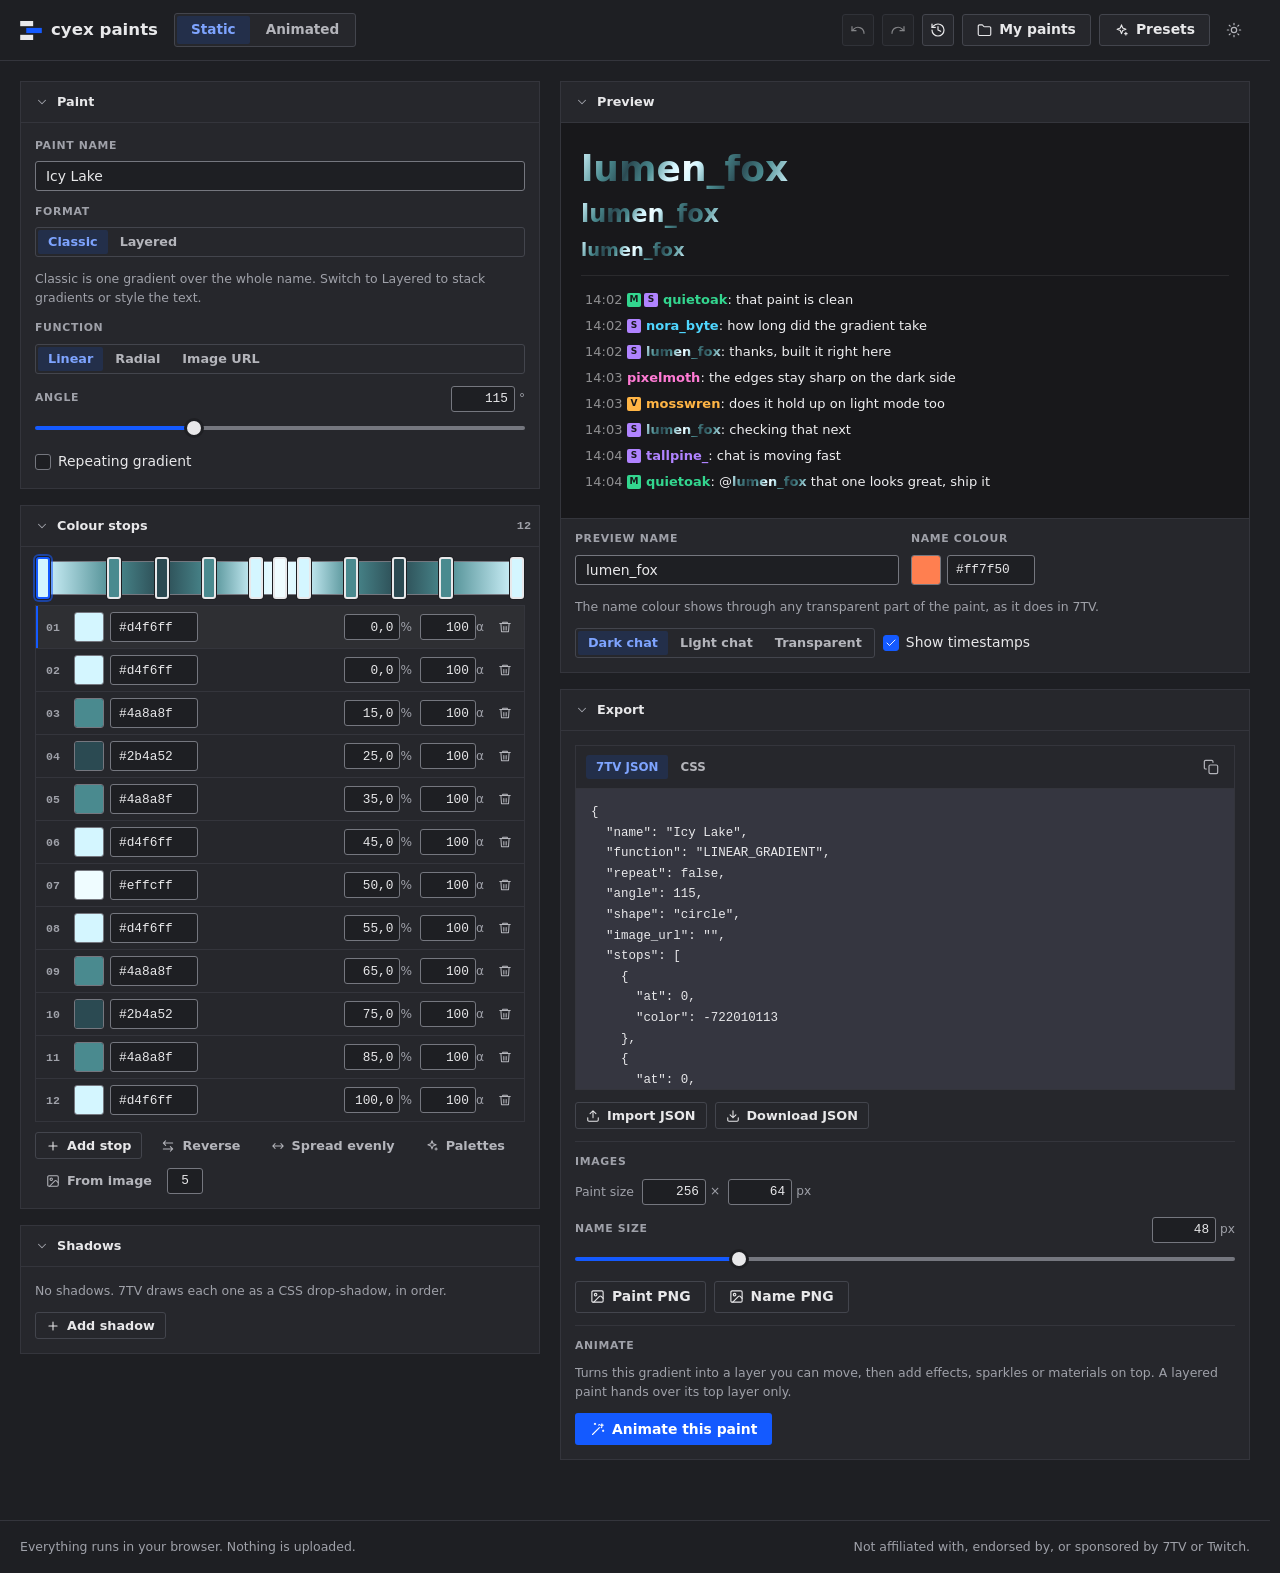
<file: index.html>
<!doctype html>
<html lang="en">
<head>
  <meta charset="utf-8">
  <meta name="viewport" content="width=device-width, initial-scale=1">
  <title>Paint editor - cyex paints</title>
  <meta name="description" content="Build static and animated 7TV name paints. Export 7TV JSON, CSS, PNG, GIF and APNG. Runs entirely in your browser.">
  <meta name="color-scheme" content="dark light">
  <meta name="theme-color" content="#1e1f23">
  <link rel="icon" href="favicon.svg" type="image/svg+xml">
  <script>
    (function () {
      try { if (localStorage.getItem('cyexTheme') === 'light') document.documentElement.dataset.theme = 'light'; } catch (e) {}
      document.documentElement.classList.add('js');
    })();
  </script>
  <link rel="stylesheet" href="css/tokens.css">
  <link rel="stylesheet" href="css/app.css">
  <link rel="stylesheet" href="css/export.css">
  <link rel="stylesheet" href="css/preview.css">
  <link rel="stylesheet" href="css/mypaints.css">
  <link rel="stylesheet" href="css/surprise.css">
  <link rel="stylesheet" href="css/timeline.css">
  <link rel="stylesheet" href="css/library.css">
</head>
<body>
  <a class="skip" href="#editor">Skip to editor</a>
  <header class="topbar">
    <div class="wrap topbar-in">
      <a class="brand" href="https://cyex.app" aria-label="cyex home">
        <svg class="mark" viewBox="3 5 25 22" width="22" height="19" aria-hidden="true">
          <rect x="3" y="5" width="15" height="6" fill="var(--mark-ink)"/>
          <rect x="10" y="13" width="18" height="6" fill="var(--accent)"/>
          <rect x="3" y="21" width="15" height="6" fill="var(--mark-ink)"/>
        </svg>
        <span>cyex paints</span>
      </a>
      <div class="seg" id="modeSeg" role="radiogroup" aria-label="Paint type"></div>
      <div class="topbar-tools">
        <button class="btn secondary small" id="undoBtn" type="button" data-tip="Undo" data-hint="Ctrl+Z" aria-label="Undo"></button>
        <button class="btn secondary small" id="redoBtn" type="button" data-tip="Redo" data-hint="Ctrl+Shift+Z" aria-label="Redo"></button>
        <button class="btn secondary" id="presetsBtn" type="button"></button>
        <button class="icon-btn" id="themeBtn" type="button" aria-label="Switch theme" data-tip="Switch theme"></button>
      </div>
    </div>
  </header>

  <h1 class="sr-only">cyex paints: 7TV name paint editor</h1>
  <main class="wrap layout">
    <section class="editor" id="editor" aria-label="Editor" tabindex="-1"></section>
    <aside class="stage" id="stage" aria-label="Preview and export"></aside>
  </main>

  <footer class="footer">
    <div class="wrap footer-in">
      <span>Everything runs in your browser. Nothing is uploaded.</span>
      <span>Not affiliated with, endorsed by, or sponsored by 7TV or Twitch.</span>
    </div>
  </footer>

  <div class="toasts" id="toasts" aria-live="polite"></div>
  <div class="toasts errors" id="errors" aria-live="assertive"></div>
  <div class="tooltip" id="tooltip" role="tooltip" hidden></div>

  <script src="js/core.js" data-engine></script>
  <script src="js/fx.js" data-engine></script>
  <script src="js/paint.js" data-engine></script>
  <script src="js/encode.js" data-engine></script>
  <script src="js/library.js" data-engine></script>
  <script src="js/more.js" data-engine></script>
  <script src="js/packs/geometric.js" data-engine></script>
  <script src="js/packs/nature.js" data-engine></script>
  <script src="js/packs/retro.js" data-engine></script>
  <script src="js/packs/stylise.js" data-engine></script>
  <script src="js/packs/surfaces.js" data-engine></script>
  <script src="js/elements.js" data-engine></script>
  <script src="js/engine.js" data-engine></script>
  <script src="js/presets.js" data-engine></script>
  <script src="js/surprise.js"></script>
  <script src="js/render-worker.js"></script>
  <script src="js/tags.js"></script>
  <script src="js/ui.js"></script>
  <script src="js/app/store.js"></script>
  <script src="js/app/namepaint.js"></script>
  <script src="js/app/editors.js"></script>
  <script src="js/app/anim-editor.js"></script>
  <script src="js/app/timeline.js"></script>
  <script src="js/app/playback.js"></script>
  <script src="js/app/export.js"></script>
  <script src="js/app/dialogs.js"></script>
  <script src="js/app/mypaints.js"></script>
  <script src="js/app/search.js"></script>
  <script src="js/app/userlib.js"></script>
  <script src="js/app/scroll.js"></script>
  <script src="js/app/main.js"></script>
</body>
</html>
</file>
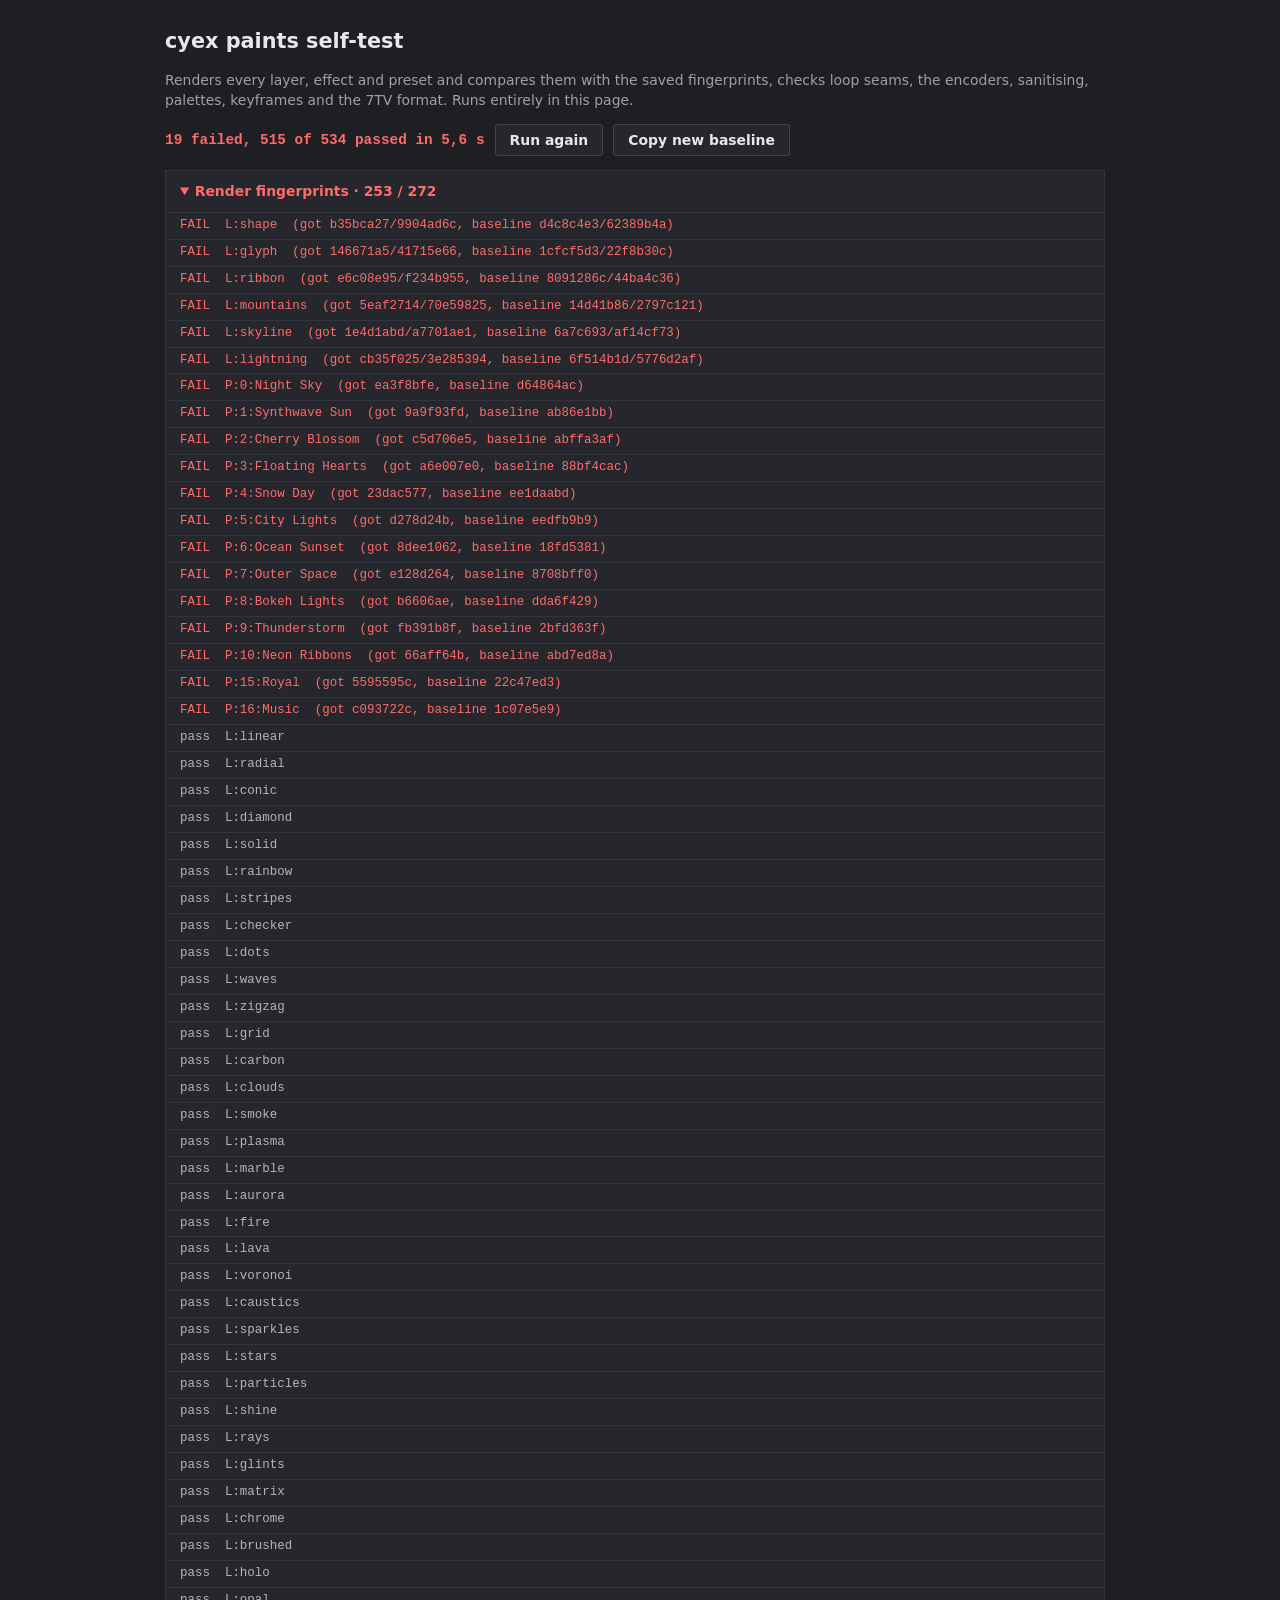
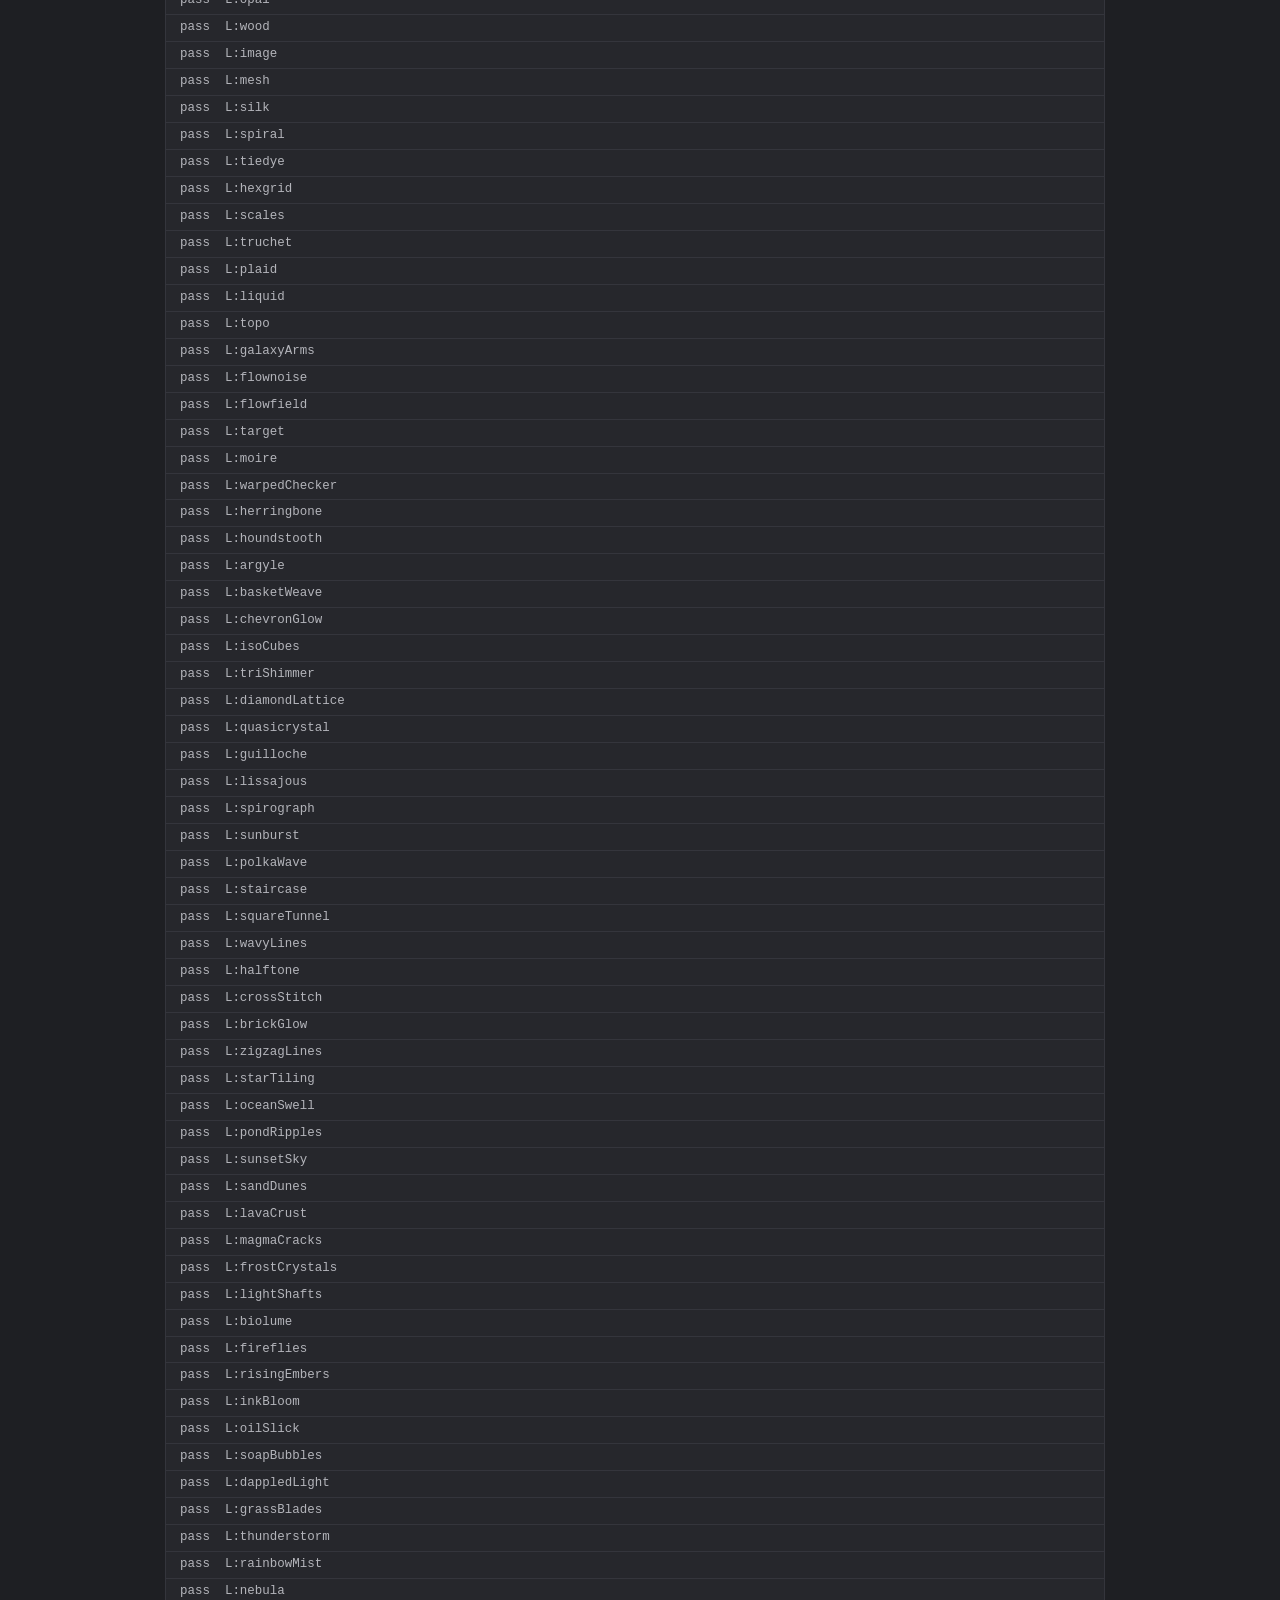
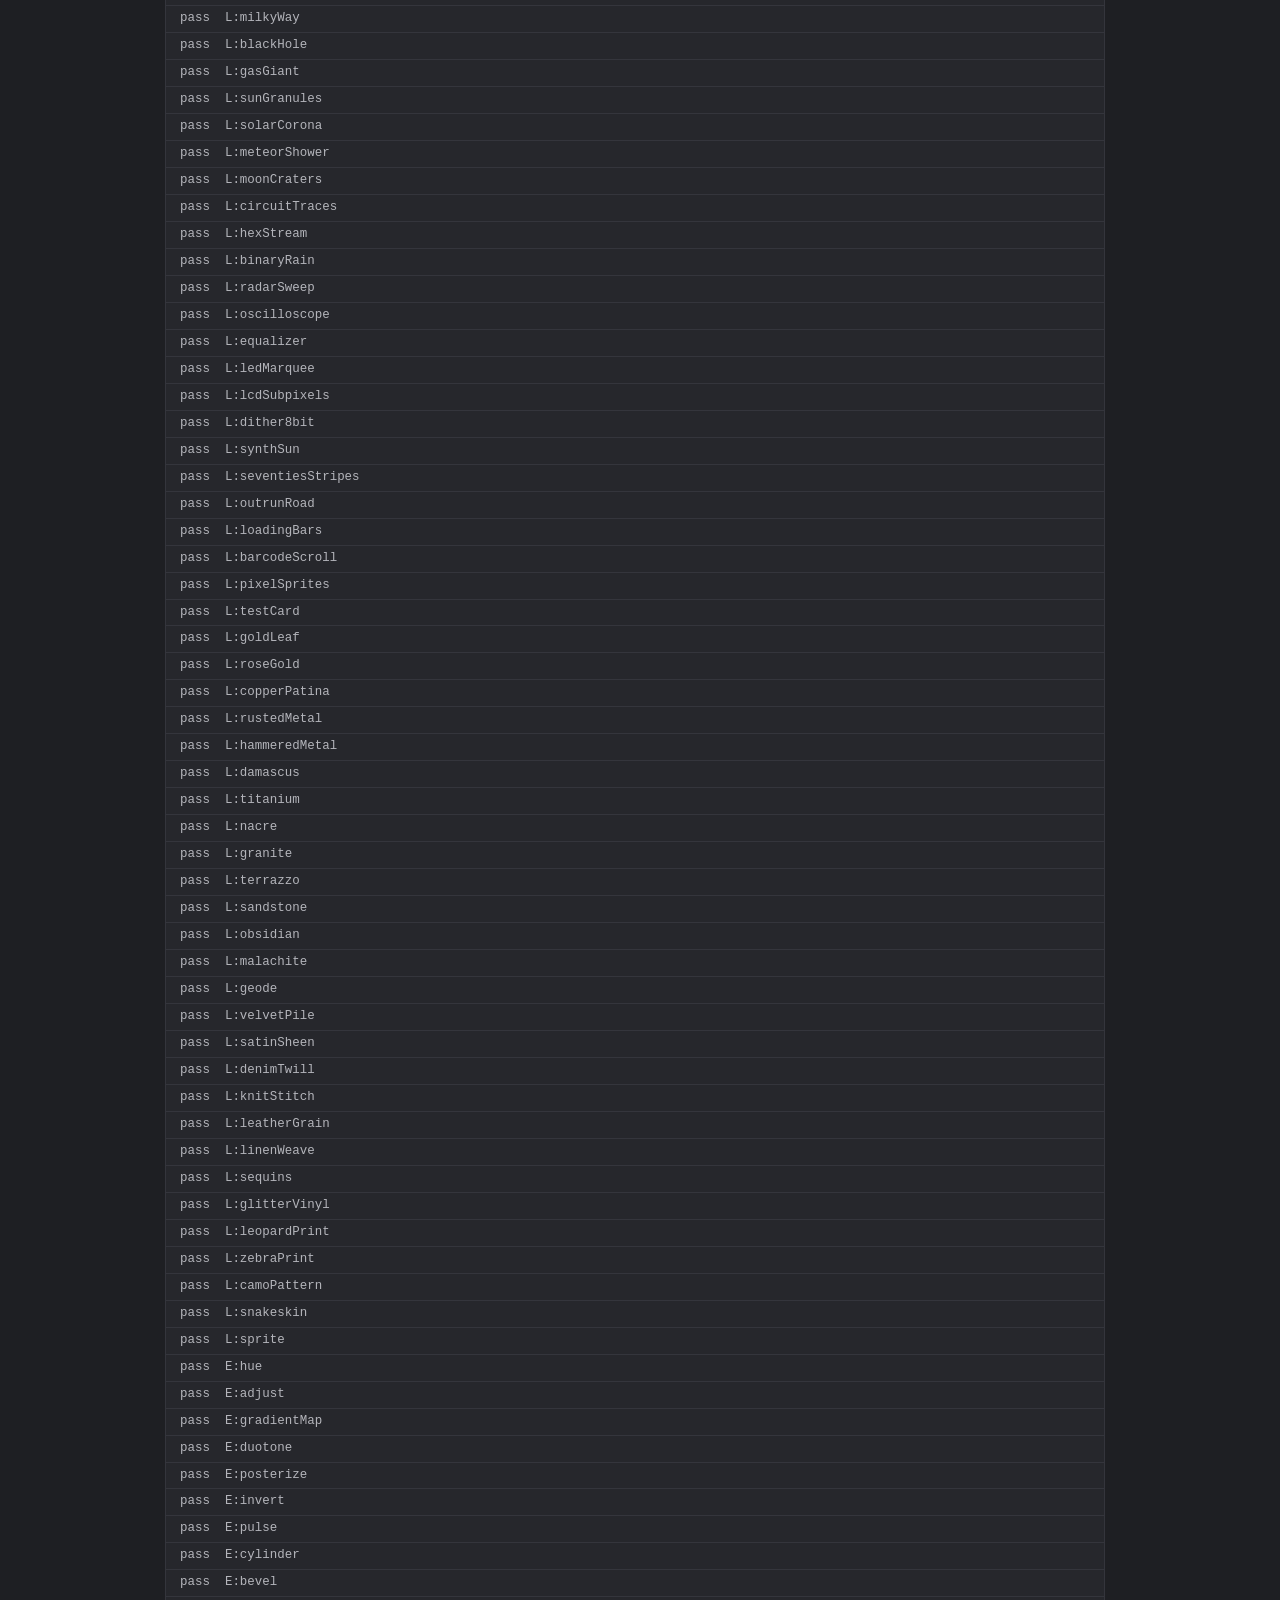
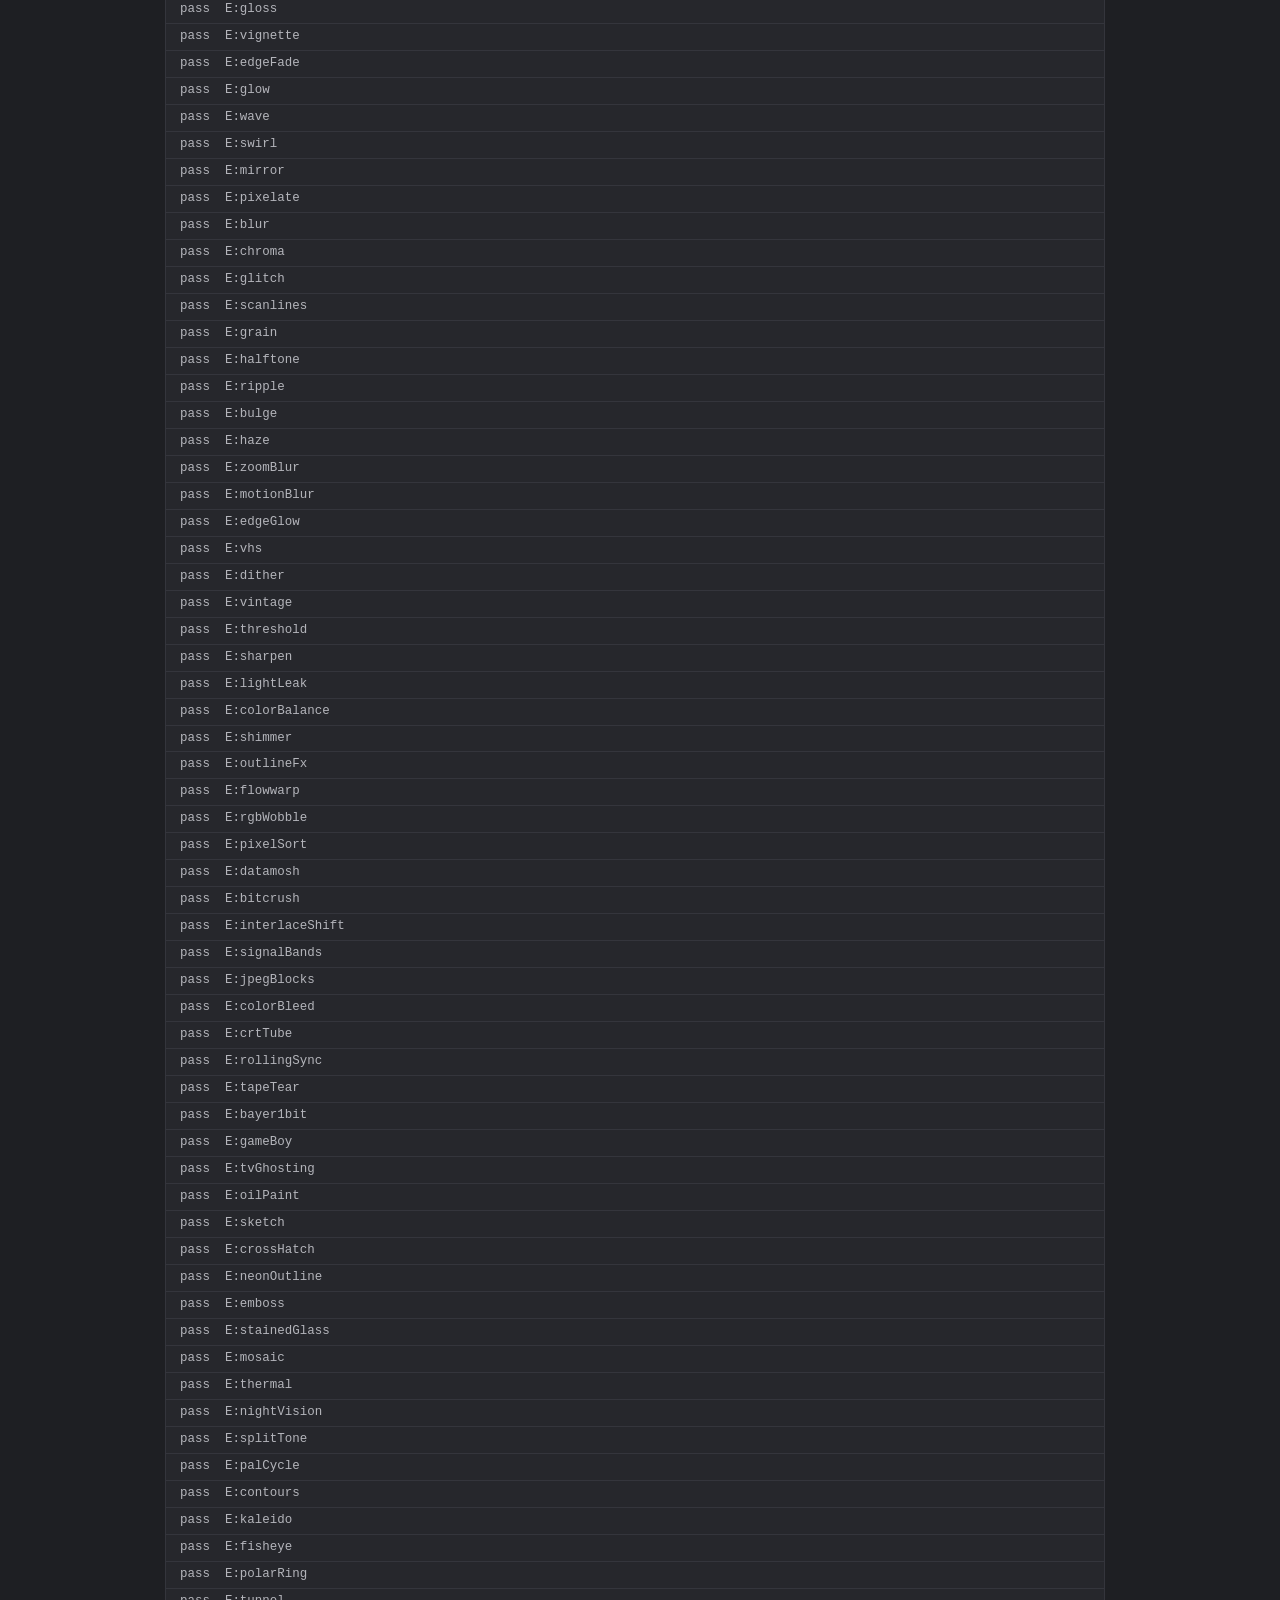
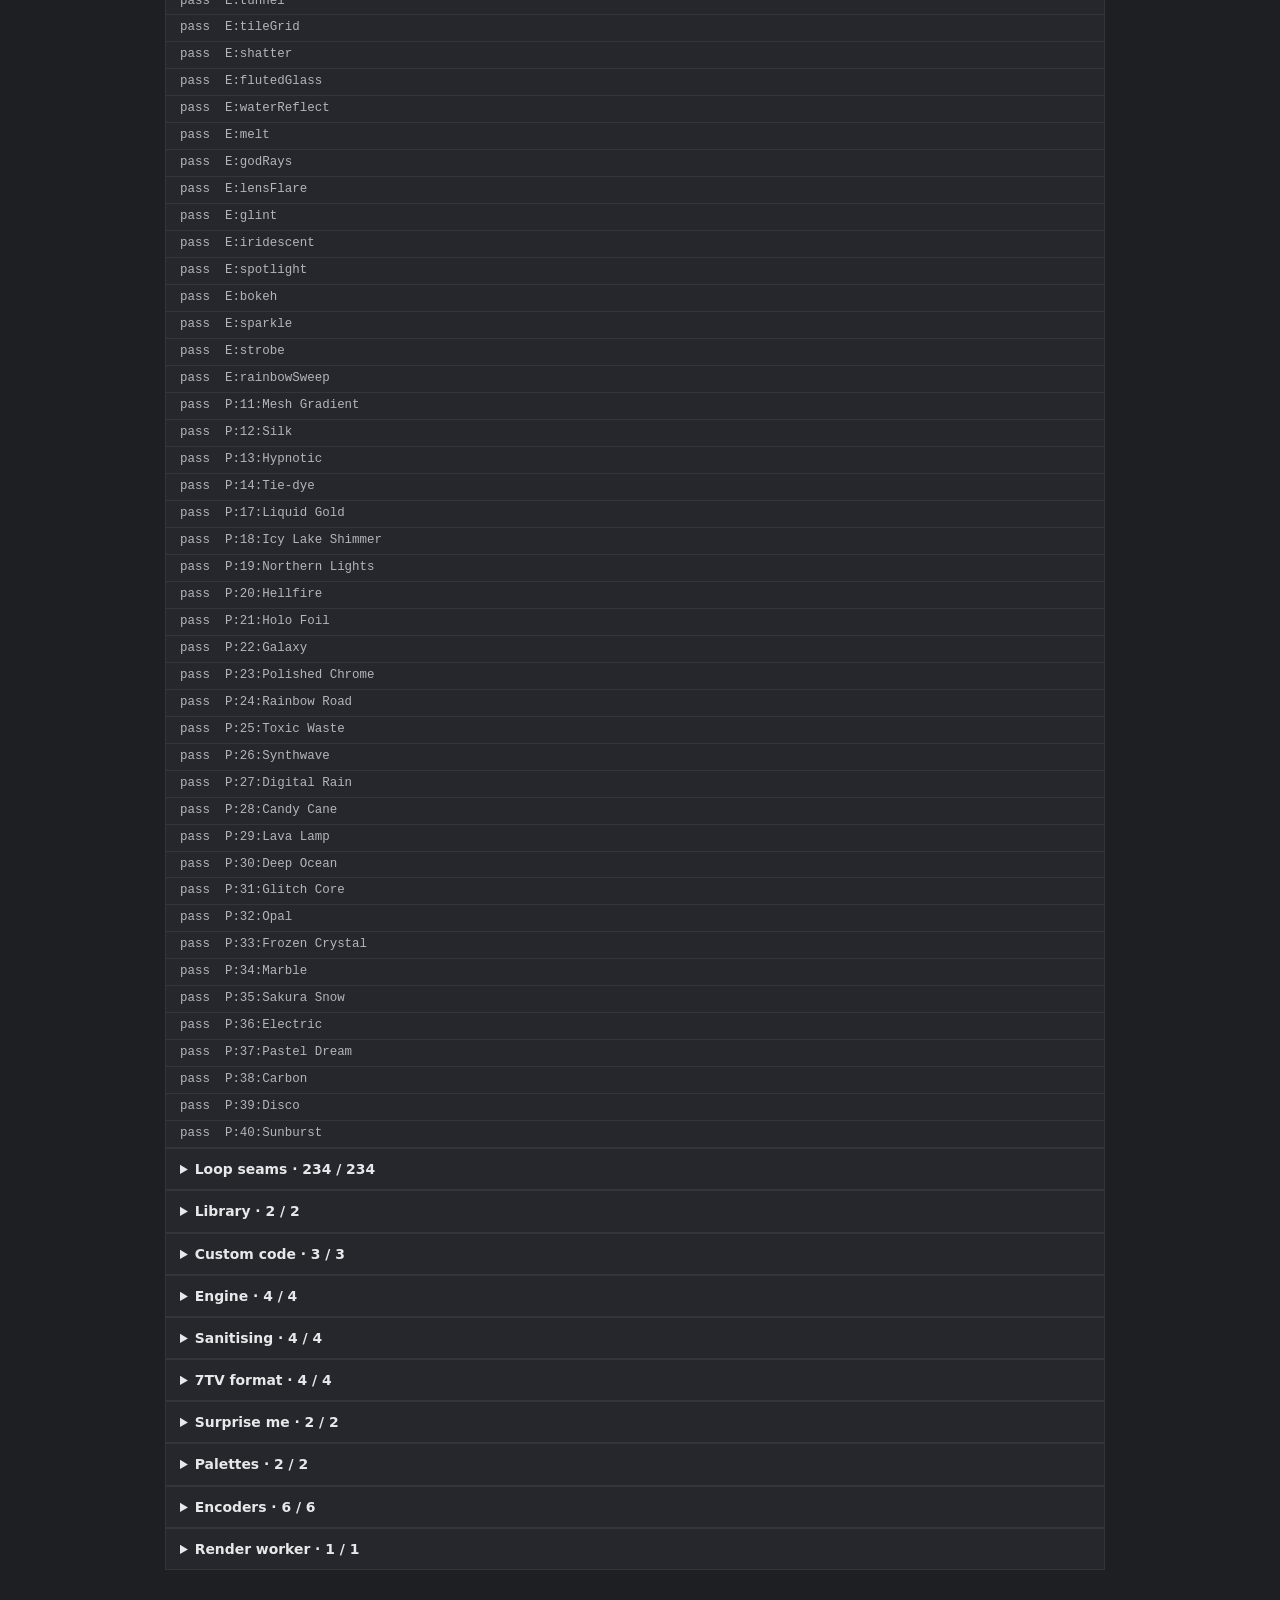
<file: tests.html>
<!doctype html>
<html lang="en">
<head>
  <meta charset="utf-8">
  <meta name="viewport" content="width=device-width, initial-scale=1">
  <title>Self-test - cyex paints</title>
  <meta name="color-scheme" content="dark light">
  <link rel="icon" href="favicon.svg" type="image/svg+xml">
  <script>
    (function () { try { if (localStorage.getItem('cyexTheme') === 'light') document.documentElement.dataset.theme = 'light'; } catch (e) {} })();
  </script>
  <link rel="stylesheet" href="css/tokens.css">
  <style>
    body { font-size: .87rem; }
    main { max-width: 980px; margin: 0 auto; padding: 26px 20px 60px; display: flex; flex-direction: column; gap: 14px; }
    h1 { font-size: 1.3rem; margin: 0; }
    .bar { display: flex; align-items: center; gap: 10px; flex-wrap: wrap; }
    #summary { font: 600 .9rem var(--font-mono); font-variant-numeric: tabular-nums; }
    #summary.pass { color: var(--green); } #summary.fail, summary.fail, .r.fail { color: var(--red); }
    button { height: 32px; padding: 0 14px; border: 1px solid var(--border-strong); border-radius: var(--radius); background: var(--surface); font-weight: 600; cursor: pointer; }
    button:active { transform: scale(.97); }
    details { background: var(--surface); border: 1px solid var(--border); }
    summary { padding: 10px 14px; font-weight: 700; cursor: pointer; }
    .r { padding: 3px 14px; font: .78rem/1.6 var(--font-mono); color: var(--muted); white-space: pre-wrap; border-top: 1px solid var(--border); }
    textarea { width: 100%; min-height: 160px; font: .74rem var(--font-mono); background: var(--bg); border: 1px solid var(--border-strong); }
  </style>
</head>
<body>
  <main>
    <h1>cyex paints self-test</h1>
    <p class="hint" style="color: var(--dim); margin: 0">Renders every layer, effect and preset and compares them with the saved fingerprints, checks loop seams, the encoders, sanitising, palettes, keyframes and the 7TV format. Runs entirely in this page.</p>
    <div class="bar"><span id="summary">Running…</span><button id="rerun" type="button">Run again</button><button id="copyBaseline" type="button">Copy new baseline</button></div>
    <textarea id="baselineOut" hidden aria-label="New baseline"></textarea>
    <div id="results"></div>
  </main>
  <script src="js/core.js" data-engine></script>
  <script src="js/fx.js" data-engine></script>
  <script src="js/paint.js" data-engine></script>
  <script src="js/encode.js" data-engine></script>
  <script src="js/library.js" data-engine></script>
  <script src="js/more.js" data-engine></script>
  <script src="js/packs/geometric.js" data-engine></script>
  <script src="js/packs/nature.js" data-engine></script>
  <script src="js/packs/retro.js" data-engine></script>
  <script src="js/packs/stylise.js" data-engine></script>
  <script src="js/packs/surfaces.js" data-engine></script>
  <script src="js/elements.js" data-engine></script>
  <script src="js/engine.js" data-engine></script>
  <script src="js/presets.js" data-engine></script>
  <script src="js/surprise.js"></script>
  <script src="js/render-worker.js"></script>
  <script src="js/tags.js"></script>
  <script src="js/tests-baseline.js"></script>
  <script src="js/tests.js"></script>
</body>
</html>
</file>
<file: css/tokens.css>
/* cyex app tokens: the desktop app (cyex deck) and dense web tools (cyex logs, request, VOD finder).
   Palette is shared value for value between cyex deck (ui/src/design/tokens.css) and cyex logs
   (svelte/index.html). Accent tokens are the cyex-design set. Use only these values. */

:root,
.theme-dark {
  color-scheme: dark;

  /* One flat warm-neutral grey, not black: the content is a wall of text and a shaded backdrop
     competes with it. Surfaces are opaque steps up, so a panel over a panel still reads. */
  --bg: #1e1f23;
  --surface: #26272c;
  --surface-hover: #2d2e34;
  --elevated: #2f3037;   /* popovers, menus, dialogs: a step wide enough to read as height */
  --elevated-2: #353640; /* tooltips, tiles inside a popover */
  --border: #34353c;
  --border-strong: #43454d;
  --control-border: #75777f; /* edges of fields, checkboxes, sliders: >= 3:1 on --bg and --surface (WCAG 1.4.11) */
  --text: #e8e8ea;
  --muted: #b4b5bb;
  --dim: #9fa1a9;
  --neutral-chip: #34353c;
  --row-hover: rgba(255, 255, 255, .035);
  --row-alt: rgba(255, 255, 255, .015);
  --shadow: rgba(0, 0, 0, .35);
  --overlay: rgba(14, 15, 18, .6);

  --accent: #145aff;
  --accent-2: #2a6aff;
  --accent-text: #7ea4ff;
  --accent-ink: #ffffff;
  --accent-dim: rgba(20, 90, 255, .14);
  --accent-wash: rgba(20, 90, 255, .22);
  --accent-border: rgba(20, 90, 255, .55);

  --red: #ff6b6b;
  --yellow: #ffb545;
  --green: #33d68f;
  --cyan: #4fd6ff;
  --pink: #ff7bd5;
  --purple: #b083ff;
  --gold: #ffd45e;
  --twitch: #a970ff;
  --live: #e91916;
  --danger-solid: #e81123;

  --shadow-pop: 0 8px 24px var(--shadow);
  --shadow-dialog: 0 16px 48px var(--shadow);
  /* The one keyboard focus colour: the text colour. The accent marks what's selected,
     and a user's accent can be too faint to see. */
  --focus-ring: var(--text);
}

:root {
  /* Theme-independent */
  --kick: #53fc18;
  --twitch-logo: #9146ff;
  --on-solid: #ffffff;          /* text on --live / --danger-solid */
  --on-video: #ffffff;          /* video and pictures stay dark in both themes */
  --on-video-dim: #dddddd;
  --scrim: rgba(0, 0, 0, .55);
  --scrim-strong: rgba(0, 0, 0, .72);

  --font-ui: 'IBM Plex Sans', 'Segoe UI Variable Text', 'Segoe UI', system-ui, sans-serif;
  --font-mono: 'IBM Plex Mono', 'Cascadia Mono', ui-monospace, Consolas, monospace;

  /* Desktop density (13px base). Web tools set body to .87rem on a 16px root instead. */
  --text-base: 13px;
  --text-sub: .85rem;
  --text-hint: .78rem;
  --text-label: .68rem;

  /* The shared cyex page wrapper (cyex-design), for web tools; the desktop app fills its window. */
  --page-max: 1520px;
  --page-pad: 20px;
  --measure: 820px;
  --measure-form: 640px;

  --radius: 3px;
  --radius-sm: 2px;
  --radius-pill: 999px;  /* switch tracks and count badges only */
  --chrome-h: 38px;

  /* Motion: hovers and small state changes, things that appear, things that travel. */
  --fast: .12s;
  --base: .2s;
  --slow: .36s;
  --ease: cubic-bezier(.16, 1, .3, 1);

  /* Stacking, low to high. Raw 1-9 stay inside a component. */
  --z-panel: 10;
  --z-popover: 300;
  --z-dialog: 320;
  --z-menu: 350;
  --z-tooltip: 390;
  --z-toast: 600;
}

:root[data-theme='light'],
.theme-light {
  color-scheme: light;
  --bg: #f3f3f4;
  --surface: #ffffff;
  --surface-hover: #f6f6f7;
  --elevated: #ffffff;
  --elevated-2: #f4f4f6;
  --border: #dcdde1;
  --border-strong: #c4c6cc;
  --control-border: #8a8c94; /* >= 3:1 on white and --bg */
  --text: #1b1c20;
  --muted: #4f515a;
  --dim: #6b6d76;        /* not a mirror: a straight flip lands near 2.9:1 on white */
  --neutral-chip: #e6e7ea;
  --row-hover: rgba(20, 22, 30, .035);
  --row-alt: rgba(20, 22, 30, .015);
  --shadow: rgba(20, 22, 30, .12);
  --overlay: rgba(243, 243, 244, .7);

  --accent: #14e6ff;
  --accent-2: #10c9e6;
  --accent-text: #046a82;
  --accent-ink: #00232b;
  --accent-dim: rgba(4, 106, 130, .08);
  --accent-wash: rgba(4, 106, 130, .16);
  --accent-border: rgba(4, 106, 130, .4);

  /* Darkened rather than mirrored: the dark pastels sit at 2-3:1 on white. */
  --red: #c1352f;
  --yellow: #9a5c05;
  --green: #0f8a55;
  --cyan: #0b6d8a;
  --pink: #a82277;
  --purple: #6b34c9;
  --gold: #7d5a00;
  --twitch: #772ce8;
  --live: #d9120f;
  --danger-solid: #c42b1c;

  --shadow-pop: 0 8px 24px var(--shadow);
  --shadow-dialog: 0 16px 48px var(--shadow);
  --focus-ring: var(--text);
}

/* Kick: the accent changes, nothing else. After the light block on purpose. */
[data-platform='kick'] {
  --accent: #45ca16; --accent-2: #3db313; --accent-text: #45ca16; --accent-ink: #0b2200;
  --accent-dim: rgba(69, 202, 22, .14); --accent-wash: rgba(69, 202, 22, .22); --accent-border: rgba(69, 202, 22, .55);
}
[data-platform='kick'][data-theme='light'] {
  --accent: #53fc18; --accent-2: #48e60a; --accent-text: var(--text);
  --accent-dim: rgba(83, 252, 24, .14); --accent-wash: rgba(83, 252, 24, .28); --accent-border: #53fc18;
}

/* ---- base ---- */
*, *::before, *::after { box-sizing: border-box; }
body {
  margin: 0;
  background: var(--bg);
  color: var(--text);
  font: var(--text-base)/1.45 var(--font-ui);
  -webkit-font-smoothing: antialiased;
}
button, input, select, textarea { font: inherit; color: inherit; }
a { color: var(--accent-text); }
::selection { background: var(--border-strong); }
:focus-visible { outline: 2px solid var(--focus-ring); outline-offset: 2px; }

/* Section label: the one uppercase text style. */
.label {
  font-size: var(--text-label);
  font-weight: 700;
  letter-spacing: .06em;
  text-transform: uppercase;
  color: var(--dim);
}

/* Shared form field look. */
.field {
  height: 30px;
  padding: 0 10px;
  background: var(--surface);
  border: 1px solid var(--border-strong);
  border-radius: var(--radius);
  outline: none;
  transition: border-color var(--fast);
}
.field:focus-visible { border-color: var(--focus-ring); box-shadow: 0 0 0 1px var(--focus-ring); }
.field::placeholder { color: var(--dim); }

/* Scrollbars: 11px, quiet. */
::-webkit-scrollbar { width: 11px; height: 11px; }
::-webkit-scrollbar-track, ::-webkit-scrollbar-corner { background: transparent; }
::-webkit-scrollbar-thumb { background: var(--border-strong); border: 2px solid transparent; border-radius: var(--radius); background-clip: padding-box; }
::-webkit-scrollbar-thumb:hover { background-color: var(--dim); }
* { scrollbar-width: thin; scrollbar-color: var(--border-strong) transparent; }

/* Web tools: header, main and footer content sit in this, so every page lines up. */
html { scrollbar-gutter: stable; }
.wrap { width: 100%; max-width: var(--page-max); margin-inline: auto; padding-inline: var(--page-pad); }

.sr-only { position: absolute; width: 1px; height: 1px; overflow: hidden; clip-path: inset(50%); white-space: nowrap; }

@media (prefers-reduced-motion: reduce) {
  *, *::before, *::after { transition-duration: 0s !important; animation-duration: 0s !important; }
}
::view-transition-old(root), ::view-transition-new(root) { animation-duration: 150ms; }
</file>
<file: css/app.css>
/* cyex paints: web-tool density on the cyex app tokens. */
:root { --mark-ink: #e8e8ea; --chat-dark: #18181b; --chat-light: #ffffff; --chat-dark-text: #efeff1; --chat-light-text: #0e0e10; --chat-d-green: #33d68f; --chat-d-cyan: #4fd6ff; --chat-d-pink: #ff7bd5; --chat-d-yellow: #ffb545; --chat-d-purple: #b083ff; --chat-d-line: rgba(255, 255, 255, .08); --chat-l-green: #0f8a55; --chat-l-cyan: #0b6d8a; --chat-l-pink: #a82277; --chat-l-yellow: #9a5c05; --chat-l-purple: #6b34c9; --chat-l-line: rgba(14, 14, 16, .1); --checker-a: #2a2b31; --checker-b: #34353c; --name-font: 'Inter', 'Roobert', 'Segoe UI', system-ui, sans-serif; }
:root[data-theme='light'] { --mark-ink: #1b1c20; --checker-a: #e6e7ea; --checker-b: #f6f6f7; }

html { font-size: 16px; }
body { font-size: .87rem; line-height: 1.55; min-height: 100vh; display: flex; flex-direction: column; }
main { flex: 1; }
h1, h2, h3 { margin: 0; letter-spacing: 0; }
.skip { position: absolute; left: 8px; top: -40px; padding: 6px 10px; background: var(--elevated); border: 1px solid var(--border-strong); border-radius: var(--radius); z-index: var(--z-toast); }
.skip:focus { top: 8px; }

/* ---------- header ---------- */
.topbar { position: sticky; top: 0; z-index: var(--z-panel); background: var(--bg); border-bottom: 1px solid var(--border); }
.topbar-in { display: flex; align-items: center; gap: 16px; padding-block: 13px; }
.brand { display: inline-flex; align-items: center; gap: 9px; color: var(--text); text-decoration: none; font-weight: 700; font-size: 1.04rem; }
.brand:active { opacity: .6; transition: none; }
.topbar-tools { margin-left: auto; display: flex; align-items: center; gap: 8px; }

/* ---------- layout ---------- */
.layout { display: grid; grid-template-columns: minmax(340px, 520px) minmax(0, 1fr); gap: 20px; align-items: start; padding-top: 20px; padding-bottom: 60px; }
.editor, .stage { display: flex; flex-direction: column; gap: 16px; min-width: 0; }
.editor:focus { outline: none; }
.editor { align-self: stretch; } /* full height, so the sticky settings column inside it stays put to the end of the page */
/* sticky without scrollbars of its own; js/app/scroll.js sets top so a tall column still scrolls with the page */
.stage { position: sticky; top: 76px; }
@media (max-width: 1000px) {
  .layout { grid-template-columns: minmax(0, 1fr); }
  .stage { position: static; order: -1; }
}

/* ---------- panel ---------- */
.panel { background: var(--surface); border: 1px solid var(--border); container-type: inline-size; }
.panel > header { display: flex; align-items: center; gap: 6px; min-height: 40px; padding: 6px 8px 6px 14px; border-bottom: 1px solid var(--border); }
.panel > header h2 { flex: 1; font-size: .8rem; font-weight: 700; white-space: nowrap; overflow: hidden; text-overflow: ellipsis; }
.panel > header .count { font: 600 .74rem var(--font-mono); color: var(--dim); font-variant-numeric: tabular-nums; }
.panel > .body { padding: 14px; display: flex; flex-direction: column; gap: 12px; }
.panel .field, .panel .num { background: var(--bg); }
.stack { display: flex; flex-direction: column; gap: 12px; }
.stack:empty { display: none; }
.hint { font-size: var(--text-hint); color: var(--dim); margin: 0; }
.row { display: flex; align-items: center; gap: 8px; flex-wrap: wrap; }
.row.end { justify-content: flex-end; }
.grow { flex: 1; min-width: 0; }
.split { display: grid; grid-template-columns: 1fr 1fr; gap: 12px; }
@container (max-width: 380px) { .split { grid-template-columns: 1fr; } }
.sub { border-top: 1px solid var(--border); padding-top: 12px; display: flex; flex-direction: column; gap: 12px; }
.sub > .label { margin-bottom: -4px; }

/* ---------- buttons ---------- */
.btn { display: inline-flex; align-items: center; justify-content: center; gap: 7px; height: 32px; padding: 0 14px; border: 1px solid transparent; border-radius: var(--radius); font-size: .87rem; font-weight: 600; white-space: nowrap; cursor: pointer; background: none; color: var(--text); transition: background-color var(--fast), border-color var(--fast), color var(--fast); }
.btn svg { width: 15px; height: 15px; flex: none; }
.btn.small { height: 27px; padding: 0 10px; font-size: .8rem; }
.btn.small svg { width: 14px; height: 14px; }
.btn.primary { background: var(--accent); color: var(--accent-ink); font-weight: 700; }
.btn.primary:hover { background: var(--accent-2); }
.btn.secondary { background: var(--surface); border-color: var(--border-strong); }
.btn.secondary:hover { background: var(--surface-hover); }
.btn.ghost { color: var(--muted); }
.btn.ghost:hover { background: var(--surface-hover); color: var(--text); }
.btn.danger { background: var(--surface); border-color: var(--border-strong); color: var(--red); }
.btn:disabled { opacity: .5; cursor: not-allowed; }
.btn:not(:disabled):active { transform: scale(.97); }
.btn.block { width: 100%; }

.icon-btn { display: grid; place-items: center; width: 30px; height: 30px; padding: 0; border: 0; border-radius: var(--radius); background: transparent; color: var(--muted); cursor: pointer; flex: none; transition: background-color var(--fast), color var(--fast); }
.icon-btn svg { width: 16px; height: 16px; }
.icon-btn:hover { background: var(--surface-hover); color: var(--text); }
.icon-btn:active { opacity: .6; transition: none; }
.icon-btn.active { background: var(--accent-dim); color: var(--accent-text); }
.icon-btn:disabled { opacity: .4; cursor: default; }
.icon-btn.sm { width: 26px; height: 26px; }
.icon-btn.sm svg { width: 14px; height: 14px; }
.icon-btn.danger:hover { color: var(--red); }

/* ---------- segmented ---------- */
.seg { display: inline-flex; padding: 2px; gap: 2px; background: var(--surface); border: 1px solid var(--border-strong); border-radius: var(--radius); overflow-x: auto; scrollbar-width: none; max-width: 100%; }
.seg::-webkit-scrollbar { display: none; }
.seg button { height: 24px; padding: 0 10px; border: 0; border-radius: var(--radius-sm); background: none; color: var(--muted); font-size: .8rem; font-weight: 600; cursor: pointer; white-space: nowrap; transition: color var(--fast), background-color var(--fast); }
.seg button:hover { color: var(--text); }
.seg button[aria-checked='true'] { background: var(--accent-dim); color: var(--accent-text); }
.seg button:focus-visible { outline-offset: -2px; }
#modeSeg button { height: 28px; padding: 0 14px; font-size: .85rem; }

/* ---------- fields ---------- */
.ctl { display: flex; flex-direction: column; gap: 6px; min-width: 0; }
.ctl > .top { display: flex; align-items: center; gap: 8px; min-height: 18px; }
.ctl > .top .label { flex: 1; min-width: 0; white-space: nowrap; overflow: hidden; text-overflow: ellipsis; }
.field { width: 100%; }
.field.mono, .num, textarea.code { font-family: var(--font-mono); }
.num { width: 64px; height: 26px; padding: 0 6px; text-align: right; font-weight: 500; font-variant-numeric: tabular-nums; background: var(--surface); border: 1px solid var(--border-strong); border-radius: var(--radius); outline: none; font-size: .8rem; -moz-appearance: textfield; transition: border-color var(--fast); }
.num::-webkit-outer-spin-button, .num::-webkit-inner-spin-button { -webkit-appearance: none; margin: 0; }
.num:focus-visible { border-color: var(--focus-ring); box-shadow: 0 0 0 1px var(--focus-ring); }
.unit { color: var(--dim); font-size: .76rem; margin-left: -4px; }

input[type='range'] { -webkit-appearance: none; appearance: none; width: 100%; height: 20px; background: transparent; margin: 0; cursor: pointer; --p: 50%; }
input[type='range']::-webkit-slider-runnable-track { height: 4px; border-radius: var(--radius-sm); background: linear-gradient(to right, var(--accent) var(--p), var(--border-strong) var(--p)); }
input[type='range']::-moz-range-track { height: 4px; border-radius: var(--radius-sm); background: var(--border-strong); }
input[type='range']::-moz-range-progress { height: 4px; border-radius: var(--radius-sm); background: var(--accent); }
input[type='range']::-webkit-slider-thumb { -webkit-appearance: none; width: 14px; height: 14px; margin-top: -5px; border-radius: 50%; background: var(--text); border: 0; box-shadow: 0 0 0 3px var(--bg); }
input[type='range']::-moz-range-thumb { width: 14px; height: 14px; border-radius: 50%; background: var(--text); border: 0; box-shadow: 0 0 0 3px var(--bg); }
input[type='range']:focus-visible { outline: none; }
input[type='range']:focus-visible::-webkit-slider-thumb { box-shadow: 0 0 0 2px var(--bg), 0 0 0 4px var(--focus-ring); }
input[type='range']:focus-visible::-moz-range-thumb { box-shadow: 0 0 0 2px var(--bg), 0 0 0 4px var(--focus-ring); }

.check { display: inline-flex; align-items: center; gap: 7px; cursor: pointer; user-select: none; min-height: 24px; }
.check input { position: absolute; opacity: 0; width: 1px; height: 1px; }
.check .box { width: 16px; height: 16px; border: 1px solid var(--border-strong); border-radius: var(--radius); background: var(--bg); display: grid; place-items: center; flex: none; transition: background-color var(--fast), border-color var(--fast); }
.check .box svg { width: 12px; height: 12px; color: var(--accent-ink); opacity: 0; }
.check input:checked + .box { background: var(--accent); border-color: var(--accent); }
.check input:checked + .box svg { opacity: 1; }
.check input:focus-visible + .box { outline: 2px solid var(--focus-ring); outline-offset: 2px; }

/* custom select */
.select { position: relative; }
.select > button { display: flex; align-items: center; gap: 8px; width: 100%; height: 30px; padding: 0 8px 0 10px; text-align: left; background: var(--bg); border: 1px solid var(--border-strong); border-radius: var(--radius); cursor: pointer; transition: border-color var(--fast); }
.select > button span { flex: 1; min-width: 0; white-space: nowrap; overflow: hidden; text-overflow: ellipsis; }
.select > button svg { width: 14px; height: 14px; color: var(--dim); flex: none; }
.select > button:hover { border-color: var(--dim); }
.popover { position: fixed; z-index: var(--z-popover); min-width: 180px; max-width: min(480px, calc(100vw - 16px)); max-height: 320px; overflow: auto; padding: 4px; background: var(--elevated); border: 1px solid var(--border-strong); border-radius: var(--radius); box-shadow: var(--shadow-pop); transform-origin: top; animation: pop-in var(--base) var(--ease); }
@keyframes pop-in { from { opacity: 0; transform: translateY(-4px) scale(.98); } }
.option { display: flex; align-items: center; gap: 8px; width: 100%; min-height: 28px; padding: 0 8px; border: 0; border-radius: var(--radius-sm); background: none; text-align: left; cursor: pointer; }
.option:hover { background: var(--row-hover); }
.option.kb { box-shadow: inset 0 0 0 1px var(--focus-ring); }
.option[aria-selected='true'] { background: var(--accent-dim); color: var(--accent-text); }
.option:focus-visible { outline: 2px solid var(--focus-ring); outline-offset: -2px; }

/* colour field */
.color { display: flex; align-items: center; gap: 6px; min-width: 0; }
.swatch { position: relative; width: 30px; height: 30px; flex: none; border: 1px solid var(--border-strong); border-radius: var(--radius); overflow: hidden; cursor: pointer; background: repeating-conic-gradient(var(--checker-a) 0 25%, var(--checker-b) 0 50%) 0 0 / 10px 10px; }
.swatch i { position: absolute; inset: 0; }
.swatch input { position: absolute; inset: 0; opacity: 0; width: 100%; height: 100%; cursor: pointer; border: 0; padding: 0; }
.swatch:focus-within { outline: 2px solid var(--focus-ring); outline-offset: 2px; }
.color .hex { width: 88px; height: 30px; padding: 0 8px; font-family: var(--font-mono); font-size: .8rem; text-transform: lowercase; }

/* ---------- stops editor ---------- */
.stops { display: flex; flex-direction: column; gap: 10px; }
.gbar { position: relative; height: 34px; margin: 0 7px; border: 1px solid var(--border-strong); border-radius: var(--radius); background: repeating-conic-gradient(var(--checker-a) 0 25%, var(--checker-b) 0 50%) 0 0 / 12px 12px; cursor: copy; touch-action: none; }
.gbar .fill { position: absolute; inset: 0; border-radius: var(--radius-sm); }
.handle { position: absolute; top: -5px; width: 14px; height: 42px; margin-left: -7px; border: 2px solid var(--text); border-radius: var(--radius); box-shadow: 0 0 0 1px var(--bg); cursor: ew-resize; touch-action: none; padding: 0; }
.handle.sel { border-color: var(--accent); box-shadow: 0 0 0 1px var(--bg), 0 0 0 3px var(--accent-border); z-index: 2; }
.stoplist { display: flex; flex-direction: column; border: 1px solid var(--border); }
.stoprow { display: grid; grid-template-columns: 20px auto 1fr auto auto auto; align-items: center; gap: 8px; padding: 6px 6px 6px 10px; border-bottom: 1px solid var(--border); }
.stoprow:last-child { border-bottom: 0; }
.stoprow.sel { box-shadow: inset 2px 0 0 var(--accent); background: var(--row-hover); }
.stoprow .idx { font: 600 .72rem var(--font-mono); color: var(--dim); font-variant-numeric: tabular-nums; }
.stoprow .numwrap { display: flex; align-items: center; gap: 4px; }
.stoprow .num { width: 56px; }
@container (max-width: 400px) { .stoprow { grid-template-columns: 20px auto 1fr auto; } .stoprow .alpha { grid-column: 3; } }

/* shadows */

/* ---------- layers ---------- */
.list { display: flex; flex-direction: column; border: 1px solid var(--border); }
.item { display: flex; align-items: center; gap: 6px; min-height: 40px; padding: 4px 4px 4px 8px; border-bottom: 1px solid var(--border); cursor: pointer; transition: background-color var(--fast); }
.item:last-child { border-bottom: 0; }
.item:hover { background: var(--row-hover); box-shadow: inset 2px 0 0 var(--border-strong); }
.item.sel { background: var(--accent-dim); box-shadow: inset 3px 0 0 var(--accent); }
.item.off .name { color: var(--dim); text-decoration: line-through; }
.item .thumb { width: 44px; height: 22px; flex: none; border: 1px solid var(--border-strong); border-radius: var(--radius-sm); background: repeating-conic-gradient(var(--checker-a) 0 25%, var(--checker-b) 0 50%) 0 0 / 8px 8px; image-rendering: auto; }
.item .name { flex: 1; min-width: 0; white-space: nowrap; overflow: hidden; text-overflow: ellipsis; font-weight: 600; }
.item .meta { font-size: .74rem; color: var(--dim); white-space: nowrap; }
.item .tools { display: flex; gap: 2px; }
.empty { display: flex; flex-direction: column; align-items: center; gap: 10px; padding: 20px 12px; color: var(--dim); text-align: center; }
.empty svg { width: 28px; height: 28px; }

/* ---------- preview ---------- */
.preview { display: flex; flex-direction: column; }
.stagebox { position: relative; padding: 24px 20px; display: flex; flex-direction: column; align-items: flex-start; gap: 10px; background: var(--chat-dark); color: var(--chat-dark-text); border-bottom: 1px solid var(--border); overflow: hidden; }
.stagebox.light { background: var(--chat-light); color: var(--chat-light-text); }
.stagebox.checker { background: repeating-conic-gradient(var(--checker-a) 0 25%, var(--checker-b) 0 50%) 0 0 / 16px 16px; }
.pname { font-family: var(--name-font); font-weight: 700; line-height: 1.2; white-space: nowrap; max-width: 100%; }
.painted { background-color: currentcolor; -webkit-background-clip: text; background-clip: text; -webkit-text-fill-color: transparent; }
canvas.pname { display: block; max-width: none; flex: none; }
.texrow { display: flex; align-items: center; gap: 10px; }
.tex { width: 100%; max-width: 100%; height: auto; border: 1px solid var(--border-strong); background: repeating-conic-gradient(var(--checker-a) 0 25%, var(--checker-b) 0 50%) 0 0 / 12px 12px; image-rendering: pixelated; }
.transport { display: flex; align-items: center; gap: 8px; }
.transport input[type='range'] { flex: 1; }
.frameno { font: 600 .74rem var(--font-mono); color: var(--dim); font-variant-numeric: tabular-nums; white-space: nowrap; min-width: 64px; text-align: right; }

/* ---------- code ---------- */
.code-wrap { border: 1px solid var(--border); background: var(--elevated-2); }
.code-head { display: flex; align-items: center; gap: 6px; padding: 6px 8px 6px 10px; background: var(--surface); border-bottom: 1px solid var(--border); }
.code-head .seg { border: 0; padding: 0; background: none; }
.code-head .seg button { font-size: .74rem; }
pre.code, textarea.code { margin: 0; padding: 13px 15px; font: .78rem/1.65 var(--font-mono); max-height: 300px; overflow: auto; white-space: pre; tab-size: 2; color: var(--text); }
textarea.code { width: 100%; min-height: 220px; resize: vertical; background: var(--bg); border: 1px solid var(--border-strong); border-radius: var(--radius); outline: none; }
textarea.code:focus-visible { border-color: var(--focus-ring); box-shadow: 0 0 0 1px var(--focus-ring); }

.export-grid { display: grid; grid-template-columns: repeat(auto-fill, minmax(150px, 1fr)); gap: 8px; }
.stat { font: 600 .78rem var(--font-mono); color: var(--muted); font-variant-numeric: tabular-nums; }
.result { display: flex; align-items: center; gap: 10px; padding: 10px; border: 1px solid var(--border); background: var(--bg); }
.result img { max-width: 50%; max-height: 64px; background: repeating-conic-gradient(var(--checker-a) 0 25%, var(--checker-b) 0 50%) 0 0 / 10px 10px; border: 1px solid var(--border-strong); }

/* ---------- dialog ---------- */
.backdrop { position: fixed; inset: 0; z-index: var(--z-dialog); background: var(--overlay); display: grid; place-items: start center; padding: min(10vh, 72px) 12px 12px; animation: fade-in var(--fast) ease-out; }
@keyframes fade-in { from { opacity: 0; } }
.dialog { width: min(720px, 100%); max-height: calc(100vh - min(10vh, 72px) - 24px); display: flex; flex-direction: column; background: var(--elevated); border: 1px solid var(--border-strong); box-shadow: var(--shadow-dialog); animation: dlg-in var(--base) var(--ease); }
.dialog.wide { width: min(1040px, 100%); }
@keyframes dlg-in { from { opacity: 0; transform: scale(.97); } }
.dialog > header { display: flex; align-items: center; gap: 8px; padding: 10px 8px 8px 16px; border-bottom: 1px solid var(--border); }
.dialog > header h2 { flex: 1; font-size: 1.05rem; font-weight: 700; }
.dialog > .dbody { padding: 14px 16px; overflow: auto; overscroll-behavior: contain; display: flex; flex-direction: column; gap: 14px; }
.dialog > footer { display: flex; justify-content: flex-end; gap: 8px; padding: 12px 16px; border-top: 1px solid var(--border); }
.search { position: relative; }
.search svg { position: absolute; left: 10px; top: 50%; width: 14px; height: 14px; margin-top: -7px; color: var(--dim); pointer-events: none; }
.search .field { padding-left: 30px; height: 34px; }
.libcat { display: flex; flex-direction: column; gap: 8px; }
.cards { display: grid; grid-template-columns: repeat(auto-fill, minmax(200px, 1fr)); gap: 8px; }
.card { display: flex; flex-direction: column; gap: 6px; padding: 8px; text-align: left; background: var(--surface); border: 1px solid var(--border); border-radius: 0; cursor: pointer; transition: border-color var(--fast), background-color var(--fast); }
.card:hover { border-color: var(--border-strong); background: var(--surface-hover); }
.card:active { transform: scale(.98); }
.card canvas, .card .sw { width: 100%; aspect-ratio: 4 / 1; display: block; border: 1px solid var(--border-strong); background: repeating-conic-gradient(var(--checker-a) 0 25%, var(--checker-b) 0 50%) 0 0 / 8px 8px; }
.card b { font-size: .85rem; }
.card span { font-size: .76rem; color: var(--dim); line-height: 1.4; }

/* ---------- tooltip and toasts ---------- */
.tooltip { position: fixed; z-index: var(--z-tooltip); pointer-events: none; max-width: 260px; padding: 6px 9px; background: var(--elevated-2); border: 1px solid var(--border-strong); border-radius: var(--radius); box-shadow: var(--shadow-pop); font-size: .8rem; font-weight: 600; animation: tip-in var(--fast) ease-out; }
.tooltip.instant { animation: none; }
.tooltip small { display: block; font-size: .76rem; font-weight: 400; color: var(--muted); }
@keyframes tip-in { from { opacity: 0; transform: scale(.97); } }
.toasts { position: fixed; right: 18px; bottom: 18px; z-index: var(--z-toast); display: flex; flex-direction: column; gap: 8px; align-items: flex-end; }
.toasts.errors { right: auto; left: 18px; align-items: flex-start; }
.toast { position: relative; max-width: min(420px, calc(100vw - 36px)); padding: 12px 30px 14px 14px; background: var(--elevated); border: 1px solid var(--border-strong); border-left: 3px solid var(--border-strong); box-shadow: var(--shadow-pop); font-size: .85rem; overflow: hidden; overflow-wrap: anywhere; animation: toast-in var(--base) var(--ease); }
.toasts.errors .toast { animation-name: toast-in-left; }
@keyframes toast-in-left { from { opacity: 0; transform: translateX(-16px) scale(.98); } }
.toast.error { border-left-color: var(--red); }
.toast.success { border-left-color: var(--green); }
.toast .x { position: absolute; top: 6px; right: 6px; }
.toast .drain { position: absolute; left: 0; bottom: 0; height: 3px; width: 100%; background: var(--border-strong); transform-origin: left; animation: drain 3.5s linear forwards; }
@keyframes toast-in { from { opacity: 0; transform: translateX(16px) scale(.98); } }
@keyframes drain { to { transform: scaleX(0); } }

/* ---------- animated editor: lists | settings | stage ---------- */
.layout.anim { grid-template-columns: minmax(0, 1.45fr) minmax(360px, 1fr); }
.editor.anim { display: grid; grid-template-columns: minmax(280px, 330px) minmax(0, 1fr); gap: 16px; align-items: start; }
.editor .col { display: flex; flex-direction: column; gap: 16px; min-width: 0; }
.settings-col, .lists-col { position: sticky; top: 76px; }
@media (max-width: 1360px) {
  .layout.anim { grid-template-columns: minmax(0, 1fr) minmax(340px, 0.9fr); }
  .editor.anim { grid-template-columns: minmax(0, 1fr); }
  .settings-col { position: static; order: -1; }
  .lists-col { position: static; }
}
@media (max-width: 1000px) { .layout.anim { grid-template-columns: minmax(0, 1fr); } }

/* drag handles and sorting */
.grip { display: grid; grid-template-columns: repeat(2, 3px); gap: 2px 3px; place-content: center; width: 24px; height: 28px; padding: 0; border: 0; border-radius: var(--radius-sm); background: none; cursor: grab; flex: none; touch-action: none; }
.grip i { width: 3px; height: 3px; border-radius: 50%; background: var(--dim); }
.grip i:nth-child(3) { grid-column: 1 / 3; justify-self: center; }
.grip:hover i { background: var(--text); }
.grip:active { cursor: grabbing; }
.sortable-item { transition: transform var(--fast) var(--ease), background-color var(--fast); }
.sortable-item.dragging { transition: none; position: relative; z-index: 5; background: var(--elevated); box-shadow: var(--shadow-pop); }
.sorting { user-select: none; }
.item .grip { margin-left: -4px; }
.rename { height: 26px; padding: 0 6px; flex: 1; min-width: 0; }
/* narrow panels stack X, Y and blur so each keeps its label and unit; wide panels put them side by side */
.shadow-row { display: grid; grid-template-columns: auto minmax(0, 1fr) auto; gap: 10px 8px; align-items: center; padding: 10px; border: 1px solid var(--border); background: var(--surface); }
.shadow-row > .grip { grid-column: 1; grid-row: 1; }
.shadow-row > .ctl, .shadow-row > .color { grid-column: 2; }
.shadow-row > .icon-btn { grid-column: 3; grid-row: 1; }
@container (min-width: 520px) {
  .shadow-row { grid-template-columns: auto repeat(3, minmax(0, 1fr)) auto; align-items: end; }
  .shadow-row > .ctl { grid-column: auto; grid-row: 1; }
  .shadow-row > .icon-btn { grid-column: 5; }
  .shadow-row > .color { grid-column: 2 / 5; }
}

/* collapsible groups */
.group { border-top: 1px solid var(--border); margin: 0 -14px; }
.group:last-child { margin-bottom: -14px; }
.ghead { display: flex; align-items: center; gap: 8px; width: 100%; min-height: 38px; padding: 0 14px; border: 0; background: none; text-align: left; cursor: pointer; font-size: .8rem; font-weight: 700; transition: background-color var(--fast); }
.ghead:hover { background: var(--row-hover); }
.ghead svg { width: 14px; height: 14px; color: var(--dim); transform: rotate(-90deg); transition: transform var(--fast) var(--ease); }
.ghead[aria-expanded='true'] svg { transform: none; }
.ghead span:first-of-type { flex: 1; }
.ghead:focus-visible { outline-offset: -2px; }
.gcount { font: 600 .72rem var(--font-mono); color: var(--dim); font-variant-numeric: tabular-nums; }
.gbody { padding: 4px 14px 16px; display: flex; flex-direction: column; gap: 12px; }
.gbody[hidden] { display: none; }
.qhint { display: inline-grid; place-items: center; width: 14px; height: 14px; margin-left: 6px; border: 1px solid var(--border-strong); border-radius: 50%; font-size: .6rem; color: var(--dim); text-transform: none; letter-spacing: 0; vertical-align: 1px; cursor: help; }
.drag-hint { display: flex; align-items: center; gap: 6px; }
.drag-hint svg { width: 14px; height: 14px; flex: none; }

/* weighted palette editor */
.paled { display: flex; flex-direction: column; gap: 10px; }
.pbar { height: 26px; border: 1px solid var(--border-strong); border-radius: var(--radius); background: repeating-conic-gradient(var(--checker-a) 0 25%, var(--checker-b) 0 50%) 0 0 / 12px 12px; overflow: hidden; }
.pbar i { display: block; height: 100%; }
.plist { display: flex; flex-direction: column; border: 1px solid var(--border); }
.prow { display: grid; grid-template-columns: auto minmax(0, 1fr) auto auto auto; grid-template-areas: 'g c s a d' '. t t t t'; align-items: center; gap: 4px 8px; padding: 8px 6px; border-bottom: 1px solid var(--border); background: var(--surface); }
.prow:last-child { border-bottom: 0; }
.prow > .grip { grid-area: g; }
.prow > .color { grid-area: c; }
.prow > .share { grid-area: s; font: 600 .78rem var(--font-mono); color: var(--muted); min-width: 38px; text-align: right; font-variant-numeric: tabular-nums; }
.prow > .numwrap { grid-area: a; display: flex; align-items: center; gap: 4px; }
.prow > .numwrap .num { width: 48px; }
.prow > .icon-btn { grid-area: d; }
.pstr { grid-area: t; display: flex; align-items: center; gap: 10px; }
.pstr .label { flex: none; }

/* emoji quick picks */
.stack.tight { gap: 6px; }
.chips { display: flex; flex-wrap: wrap; gap: 4px; }
.chip { min-width: 30px; height: 28px; padding: 0 6px; border: 1px solid var(--border); border-radius: var(--radius); background: var(--bg); cursor: pointer; font-size: 15px; line-height: 1; transition: border-color var(--fast); }
.chip:hover { border-color: var(--border-strong); }
.chip:active { transform: scale(.95); }

/* library */
.libwrap { display: grid; grid-template-columns: 190px minmax(0, 1fr); gap: 16px; align-items: start; }
.libnav { display: flex; flex-direction: column; gap: 2px; position: sticky; top: 0; }
.navitem { display: flex; align-items: center; gap: 8px; min-height: 30px; padding: 0 8px; border: 0; border-radius: var(--radius); background: none; color: var(--muted); text-align: left; cursor: pointer; font-weight: 600; font-size: .82rem; }
.navitem span:first-child { flex: 1; }
.navitem:hover { background: var(--row-hover); color: var(--text); }
.navitem[aria-current='true'] { background: var(--accent-dim); color: var(--accent-text); }
@media (max-width: 640px) { .libwrap { grid-template-columns: minmax(0, 1fr); } .libnav { flex-direction: row; flex-wrap: wrap; position: static; } }

body.dropping::after { content: 'Drop images to add them as elements, or a .json paint to open it'; position: fixed; inset: 12px; z-index: var(--z-dialog); display: grid; place-items: center; border: 2px dashed var(--accent-border); background: var(--overlay); color: var(--text); font-weight: 700; pointer-events: none; }

.footer { border-top: 1px solid var(--border); color: var(--dim); font-size: var(--text-hint); }
.footer-in { display: flex; justify-content: space-between; gap: 12px; flex-wrap: wrap; padding-block: 16px; }

.spinner { width: 13px; height: 13px; border: 2px solid color-mix(in srgb, currentcolor 30%, transparent); border-top-color: currentcolor; border-radius: 50%; animation: spin .9s linear infinite; }
@keyframes spin { to { transform: rotate(360deg); } }

@media (prefers-reduced-motion: reduce) {
  .spinner { animation: none; }
  .popover, .dialog, .toast, .tooltip { animation: fade-in var(--fast) ease-out !important; }
}
@media (max-width: 640px) {
  .topbar-in { flex-wrap: wrap; gap: 10px; }
  #presetsBtn .lbl { display: none; }
}

/* ---------- uitest fixes ---------- */
[hidden] { display: none !important; }
/* larger hit area for the 14 px stop handles without changing their look */
.handle::before { content: ''; position: absolute; inset: -2px -6px; }
/* file pickers are a styled label around an sr-only input */
label.btn:focus-within { outline: 2px solid var(--focus-ring); outline-offset: 2px; }
/* instant press feedback on the remaining pressables */
.seg button:active, .option:active, .navitem:active, .ghead:active, .select > button:active, .item:active, .chip:active { opacity: .6; transition: none; }
/* touch: enlarge the small controls to the 32 px floor */
@media (pointer: coarse) {
  .icon-btn.sm { width: 32px; height: 32px; }
  .grip { width: 32px; height: 32px; }
  .num { height: 32px; }
  .seg button { height: 32px; }
  .handle::before { inset: -2px -10px; }
}
/* hover only where hover exists, so states don't stick after a tap */
@media (hover: none) {
  .btn.secondary:hover { background: var(--surface); }
  .btn.ghost:hover, .icon-btn:hover { background: transparent; color: var(--muted); }
  .btn.primary:hover { background: var(--accent); }
  .item:hover { background: none; box-shadow: none; }
  .item.sel:hover { background: var(--accent-dim); box-shadow: inset 3px 0 0 var(--accent); }
  .card:hover, .chip:hover { border-color: var(--border); }
  .card:hover { background: var(--surface); }
  .option:hover, .navitem:hover, .ghead:hover { background: none; }
}
/* phones: the header scrolls away instead of taking a quarter of the screen */
@media (max-width: 640px) {
  .topbar { position: static; }
  .stage, .settings-col, .lists-col { top: 12px; }
}
@media (prefers-reduced-motion: reduce) { .toast .drain { display: none; } }
/* Windows contrast themes: keep selected states visible */
@media (forced-colors: active) {
  .seg button[aria-checked='true'], .option[aria-selected='true'], .navitem[aria-current='true'], .icon-btn.active { outline: 2px solid Highlight; outline-offset: -2px; }
  .item.sel, .stoprow.sel { outline: 2px solid Highlight; outline-offset: -2px; }
  .handle.sel { outline: 2px solid Highlight; }
  .painted, canvas.pname, .tex, .pbar, .gbar, .swatch, .thumb, .card canvas, .card .sw { forced-color-adjust: none; }
}
.color { flex-wrap: wrap; }
.color > .ctl { min-width: 140px; }
/* collapsible panels */
.ptoggle { display: flex; align-items: center; gap: 8px; width: 100%; min-height: 28px; padding: 0; border: 0; background: none; text-align: left; font: inherit; font-weight: 700; color: var(--text); cursor: pointer; border-radius: var(--radius-sm); }
.ptoggle span { min-width: 0; white-space: nowrap; overflow: hidden; text-overflow: ellipsis; }
.ptoggle svg { width: 14px; height: 14px; flex: none; color: var(--dim); transition: transform var(--fast) var(--ease); }
.ptoggle[aria-expanded='false'] svg { transform: rotate(-90deg); }
.ptoggle:focus-visible { outline-offset: 2px; }
.panel.collapsed > header { border-bottom: 0; }
.panel > .body > .stagebox:first-child { margin: -14px -14px 0; }
/* the layer name is a button (select, F2 rename) that looks like plain text */
.item .name { padding: 0 2px; border: 0; background: none; text-align: left; color: inherit; font: inherit; font-weight: 600; cursor: pointer; border-radius: var(--radius-sm); min-height: 26px; }
.item .name:focus-visible { outline-offset: 0; }
/* narrow panels (phones): drop row thumbnails so layer names stay readable */
@container (max-width: 320px) { .item .thumb { display: none; } .item .meta { display: none; } }
/* control edges meet 3:1 non-text contrast; structure lines keep the quieter --border-strong */
.field, .num, .select > button, .check .box, .swatch, .gbar, .pbar { border-color: var(--control-border); }
input[type='range']::-webkit-slider-runnable-track { background: linear-gradient(to right, var(--accent) var(--p), var(--control-border) var(--p)); }
input[type='range']::-moz-range-track { background: var(--control-border); }
.field:focus-visible, .num:focus-visible { border-color: var(--focus-ring); }
/* phones: header on one row (mark, mode switch, icon tools) */
@media (max-width: 640px) {
  .topbar-in { flex-wrap: nowrap; gap: 8px; padding-block: 8px; }
  .brand span { display: none; }
  #modeSeg button { padding: 0 10px; }
  .topbar-tools { gap: 4px; }
  .topbar-tools .btn.small { padding: 0 8px; }
  #presetsBtn { padding: 0 9px; }
}
/* ---------- uitest pass 2 ---------- */
h3.label { margin: 0; }
/* panel toggles: press and hover feedback like the group heads */
.ptoggle:active { opacity: .6; transition: none; }
@media (hover: hover) and (pointer: fine) { .ptoggle:hover span { color: var(--text); text-decoration: underline; text-decoration-color: var(--border-strong); text-underline-offset: 3px; } }
/* layer rows: on mouse devices the row tools appear on hover, focus or selection, so names get the room */
@media (hover: hover) and (pointer: fine) {
  .item .tools { display: none; }
  .item:hover .tools, .item:focus-within .tools, .item.sel .tools { display: flex; }
  .item:hover .meta, .item:focus-within .meta { display: none; }
}
/* palette rows in narrow panels (phones): colour on the first line, share and opacity with the strength */
@container (max-width: 380px) {
  .prow { grid-template-columns: auto minmax(0, 1fr) auto; grid-template-areas: 'g c d' '. t t' '. s a'; }
  .prow > .share { text-align: left; }
  .prow > .numwrap { justify-self: end; }
  .prow .color { flex-wrap: nowrap; }
  .prow .hex { width: auto; flex: 1; min-width: 64px; }
}
@media (prefers-reduced-motion: reduce) {
  .ptoggle svg, .ghead svg, .sortable-item { transition: none; }
}
/* header: every control the same 32 px height; icon-only buttons are 32 px squares */
.topbar-tools > .btn, .topbar-tools > .icon-btn { height: 32px; }
.topbar-tools > .btn.small, .topbar-tools > .icon-btn { width: 32px; min-width: 32px; padding: 0; }
.topbar-tools > .btn.small svg, .topbar-tools > .icon-btn svg { width: 16px; height: 16px; }
</file>
<file: css/export.css>
/* cyex paints: export panel (format choice, primary button, size estimate). Tokens only. */
.export-format { align-items: center; gap: 8px; }
.export-grid .export-primary { grid-column: 1 / -1; justify-content: center; }
.export-est { display: block; min-height: 1.2em; }
</file>
<file: css/preview.css>
/* cyex paints: the chat preview mock and the layered paint editor.
   Link after app.css. Tokens only (css/tokens.css, plus the chat tokens declared in app.css). */

/* ---------- chat preview (previewPanel in js/app/editors.js) ---------- */
/* The chat backdrop is fixed (dark or light chat), not the app theme, so its colours are fixed too:
   the dark-theme accent colours on dark chat, the light-theme ones on light chat. */
.stagebox { --ch-green: var(--chat-d-green); --ch-cyan: var(--chat-d-cyan); --ch-pink: var(--chat-d-pink); --ch-yellow: var(--chat-d-yellow); --ch-purple: var(--chat-d-purple); --ch-ink: var(--chat-dark); --ch-line: var(--chat-d-line); }
.stagebox.light { --ch-green: var(--chat-l-green); --ch-cyan: var(--chat-l-cyan); --ch-pink: var(--chat-l-pink); --ch-yellow: var(--chat-l-yellow); --ch-purple: var(--chat-l-purple); --ch-ink: var(--chat-light); --ch-line: var(--chat-l-line); }
.tchat { display: flex; flex-direction: column; gap: 2px; width: 100%; font-family: var(--name-font); font-size: 13px; line-height: 20px; margin-top: 4px; padding-top: 12px; border-top: 1px solid var(--ch-line); }
.tmsg { display: block; padding: 2px 4px; overflow-wrap: anywhere; }
.tts { display: inline-block; min-width: 38px; margin-right: 4px; opacity: .55; font-variant-numeric: tabular-nums; }
.tchat.no-ts .tts { display: none; }

/* badges: flat squares with a letter, drawn here, no third-party artwork */
/* pinned to the top of the 20px line (3px down centres a 14px badge); baseline alignment drifts with the letter */
.tbadges { display: inline-flex; gap: 3px; margin: 3px 5px 0 0; vertical-align: top; }
.tbadge { display: grid; place-items: center; width: 14px; height: 14px; border-radius: var(--radius-sm); background: var(--b); color: var(--ch-ink); font-size: 9px; font-weight: 700; line-height: 1; }
.tb-mod { --b: var(--ch-green); }
.tb-sub { --b: var(--ch-purple); }
.tb-vip { --b: var(--ch-yellow); }

/* names */
.twho { font-weight: 700; color: var(--c); }
.twho[data-c='green'] { --c: var(--ch-green); }
.twho[data-c='cyan'] { --c: var(--ch-cyan); }
.twho[data-c='pink'] { --c: var(--ch-pink); }
.twho[data-c='yellow'] { --c: var(--ch-yellow); }
.twho[data-c='purple'] { --c: var(--ch-purple); }
.tchat canvas { display: inline-block; vertical-align: middle; }

/* ---------- layered paint editor (layersPanel in js/app/editors.js) ---------- */
.layer-card { border: 1px solid var(--border); background: var(--surface); }
.layer-head { display: flex; align-items: center; gap: 6px; padding: 4px 6px; }
.layer-toggle { display: flex; align-items: center; gap: 6px; flex: 1; min-width: 0; min-height: 28px; padding: 0 4px; border: 0; border-radius: var(--radius-sm); background: none; color: var(--text); font: inherit; font-size: .85rem; font-weight: 600; text-align: left; cursor: pointer; }
@media (hover: hover) and (pointer: fine) {
  .layer-toggle:hover { background: var(--row-hover); }
}
.layer-toggle svg { width: 14px; height: 14px; flex: none; color: var(--dim); transition: transform var(--fast) var(--ease); }
.layer-toggle[aria-expanded='false'] svg { transform: rotate(-90deg); }
.layer-title { display: flex; align-items: baseline; gap: 8px; min-width: 0; white-space: nowrap; overflow: hidden; text-overflow: ellipsis; }
.layer-title small { color: var(--dim); font-size: var(--text-hint); font-weight: 400; }
.layer-sw { display: block; width: 36px; height: 18px; flex: none; border: 1px solid var(--border-strong); background: repeating-conic-gradient(var(--checker-a) 0 25%, var(--checker-b) 0 50%) 0 0 / 8px 8px; }
.layer-sw i { display: block; width: 100%; height: 100%; background-position: center; }
.layer-body { display: flex; flex-direction: column; gap: 12px; padding: 12px; border-top: 1px solid var(--border); }

@media (prefers-reduced-motion: reduce) {
  .layer-toggle svg { transition: none; }
}
@media (forced-colors: active) {
  .tbadge, .layer-sw { forced-color-adjust: none; }
}

/* the Add layer button stays focusable at the layer cap, so it uses aria-disabled and keeps its tooltip */
.btn[aria-disabled='true'] { opacity: .5; cursor: not-allowed; }
</file>
<file: css/mypaints.css>
/* cyex paints: My paints dialog and the History popover. Tokens only (css/tokens.css). */

/* ---------- My paints ---------- */
.mp { display: flex; flex-direction: column; gap: 10px; }
.mp-bar { display: flex; flex-wrap: wrap; align-items: center; gap: 8px; }
.mp-bar .search { flex: 1 1 200px; min-width: 160px; }
.mp-info { margin: 0; }
.mp-grid { list-style: none; margin: 0; padding: 0; display: grid; grid-template-columns: repeat(auto-fill, minmax(220px, 1fr)); gap: 8px; }
.mp-grid > .empty { grid-column: 1 / -1; }
.mp-card { display: flex; flex-direction: column; gap: 6px; padding: 8px; min-width: 0; background: var(--surface); border: 1px solid var(--border); border-radius: 0; transition: border-color var(--fast), background-color var(--fast); }
@media (hover: hover) and (pointer: fine) {
  .mp-card:hover { border-color: var(--border-strong); background: var(--surface-hover); }
}
.mp-card.current { box-shadow: inset 3px 0 0 var(--accent); }
.mp-thumb { display: block; width: 100%; aspect-ratio: 4 / 1; object-fit: contain; border: 1px solid var(--border-strong); background: repeating-conic-gradient(var(--checker-a) 0 25%, var(--checker-b) 0 50%) 0 0 / 8px 8px; }
.mp-namerow { display: flex; align-items: center; gap: 6px; min-width: 0; min-height: 28px; }
.mp-name { flex: 1; min-width: 0; font-size: .85rem; font-weight: 600; white-space: nowrap; overflow: hidden; text-overflow: ellipsis; }
.mp-rename { flex: 1; min-width: 0; height: 28px; padding: 0 8px; }
.mp-chip { flex: none; display: inline-flex; align-items: center; min-height: 18px; padding: 0 6px; border-radius: var(--radius); background: var(--neutral-chip); color: var(--muted); font-size: .68rem; font-weight: 700; letter-spacing: .06em; text-transform: uppercase; }
.mp-date { font-family: var(--font-mono); font-variant-numeric: tabular-nums; font-size: .74rem; color: var(--dim); }
.mp-warn { color: var(--text); }
.mp-actions { display: flex; flex-wrap: wrap; align-items: center; justify-content: space-between; gap: 6px; }
.mp-tools { display: flex; flex-wrap: wrap; align-items: center; gap: 2px; min-width: 0; }
/* armed: the confirm button gets a full-width row of its own, so it never overflows the card */
.mp-card:has(.mp-del.armed) .mp-tools { flex: 1 1 100%; }
.mp-del.armed { flex: 1 1 auto; width: auto; min-width: 0; padding: 0 8px; font-size: .78rem; font-weight: 600; white-space: normal; color: var(--red); background: color-mix(in srgb, var(--red) 14%, transparent); }
@media (hover: hover) and (pointer: fine) {
  .mp-del.armed:hover { color: var(--red); background: color-mix(in srgb, var(--red) 20%, transparent); }
}

/* ---------- History popover ---------- */
.hist-pop { max-height: min(360px, calc(100vh - 16px)); }
.option.hist { min-width: 272px; gap: 8px; }
.option.hist .hmark { flex: none; width: 14px; height: 14px; display: grid; place-items: center; }
.option.hist .hmark svg { width: 14px; height: 14px; }
.option.hist .hlabel { flex: 1; min-width: 0; font-size: .85rem; white-space: nowrap; overflow: hidden; text-overflow: ellipsis; }
.option.hist .htime { flex: none; font-family: var(--font-mono); font-variant-numeric: tabular-nums; font-size: .72rem; color: var(--dim); }
.option.hist[aria-selected='true'] .htime { color: inherit; }

@media (max-width: 640px) {
  #myPaintsBtn .lbl { display: none; }
  .mp-grid { grid-template-columns: 1fr; }
}
</file>
<file: css/surprise.css>
/* Surprise me preview card (Presets dialog) and the "From image" control in the colour editors. Tokens only. */

/* ---------- from image ---------- */
.imgfrom { display: inline-flex; align-items: center; gap: 4px; }
.imgfrom .num { width: 36px; text-align: center; }

/* ---------- surprise preview ---------- */
.surprise { display: grid; grid-template-columns: minmax(0, 320px) minmax(0, 1fr); gap: 10px 16px; align-items: center; padding: 12px; background: var(--surface); border: 1px solid var(--border); animation: sur-in var(--base) var(--ease); }
.surprise .sprev { position: relative; }
.surprise .spause { position: absolute; right: 4px; bottom: 4px; background: var(--surface); border: 1px solid var(--border-strong); }
.surprise .sprev canvas, .surprise .sprev .sw { display: block; width: 100%; aspect-ratio: 4 / 1; border: 1px solid var(--border-strong); background: repeating-conic-gradient(var(--checker-a) 0 25%, var(--checker-b) 0 50%) 0 0 / 8px 8px; forced-color-adjust: none; }
.surprise .sinfo { display: flex; flex-direction: column; gap: 2px; min-width: 0; }
.surprise .sinfo b { font-size: 1.05rem; font-weight: 700; overflow: hidden; text-overflow: ellipsis; white-space: nowrap; }
.surprise .sinfo span { font-size: var(--text-hint); color: var(--dim); line-height: 1.4; }
.surprise .sact { grid-column: 1 / -1; display: flex; align-items: center; gap: 8px; flex-wrap: wrap; }
@keyframes sur-in { from { opacity: 0; transform: translateY(-4px); } }
@media (max-width: 560px) {
  .surprise { grid-template-columns: minmax(0, 1fr); }
}
@media (prefers-reduced-motion: reduce) {
  .surprise { animation: none; }
}
</file>
<file: css/timeline.css>
/* cyex paints: keyframe buttons, the keyframe timeline, layer groups and clip marks. Tokens only. */

/* ---------- keyframe button next to a slider ---------- */
/* off: small outline · anim: the value is animated (ring with a dot) · key: a key at the playhead (filled).
   Neutral, not the accent: the accent is kept for the selected key and the playhead. */
.kf-btn svg { width: 14px; height: 14px; }
.kf-btn svg .o { fill: none; stroke: currentColor; stroke-width: 2; }
.kf-btn svg .i { fill: currentColor; stroke: none; opacity: 0; }
.kf-btn[data-state='off'] { color: var(--dim); }
.kf-btn[data-state='anim'], .kf-btn[data-state='key'] { color: var(--text); }
.kf-btn[data-state='anim'] svg .i { opacity: 1; }
.kf-btn[data-state='key'] svg .o { fill: currentColor; }
.ctl > .top .kf-btn { margin-right: -4px; }

/* palette strengths: a row of key chips under the palette editor */
.kf-str { display: flex; flex-wrap: wrap; align-items: center; gap: 4px; }
.kf-str > .label, .kf-str > .hint { flex: 1 0 100%; }
.icon-btn.kf-chip { width: auto; gap: 4px; display: inline-flex; align-items: center; padding: 0 6px 0 4px; border: 1px solid var(--border); background: var(--bg); }
.icon-btn.kf-chip i { width: 10px; height: 10px; border: 1px solid var(--border-strong); border-radius: var(--radius-sm); flex: none; }
.icon-btn.kf-chip span { font: 600 .72rem var(--font-mono); font-variant-numeric: tabular-nums; color: var(--muted); }
.icon-btn.kf-chip .kf-val { color: var(--text); }
.icon-btn.kf-chip[data-state='anim'], .icon-btn.kf-chip[data-state='key'] { border-color: var(--border-strong); }

.kf-clip { justify-content: flex-end; }
.kf-clip .check:has(input:disabled) { opacity: .55; cursor: not-allowed; }

/* ---------- timeline ---------- */
.tl { display: flex; flex-direction: column; gap: 8px; min-width: 0; }
.tl-body { display: contents; }
.tl-head { display: flex; align-items: center; gap: 8px; }
.tl-head .label { flex: 1; }
.tl-now, .tl-frame { font: 600 .74rem var(--font-mono); color: var(--muted); font-variant-numeric: tabular-nums; white-space: nowrap; user-select: none; }
.tl-grid { position: relative; display: flex; flex-direction: column; border: 1px solid var(--border); background: var(--bg); }
.tl-row { display: grid; grid-template-columns: 92px minmax(0, 1fr) auto; grid-template-areas: 'n l x'; align-items: center; gap: 6px; min-height: 32px; padding: 3px 4px 3px 10px; border-bottom: 1px solid var(--border); }
.tl-row:last-child { border-bottom: 0; }
.tl-name { grid-area: n; position: relative; z-index: 3; min-width: 0; white-space: nowrap; overflow: hidden; text-overflow: ellipsis; font-size: var(--text-hint); color: var(--muted); }
.tl-rulerrow .tl-name { font-size: var(--text-label); font-weight: 700; letter-spacing: .06em; text-transform: uppercase; color: var(--dim); }
.tl-row > .icon-btn, .tl-gap { grid-area: x; }
.tl-gap { width: 26px; } /* the ruler lines up with the lanes beside their buttons */

/* a lane runs 0..1 over the loop */
.tl-lane { grid-area: l; position: relative; height: 26px; margin: 0 8px; cursor: pointer; touch-action: none; user-select: none; }
.tl-lane::before { content: ''; position: absolute; left: 0; right: 0; top: 50%; height: 1px; background: var(--border-strong); }
/* the playhead: one line over all lanes, placed with a transform from timeline.js */
.tl-ph { position: absolute; top: 0; bottom: 0; left: 0; width: 2px; margin-left: -1px; background: var(--accent); pointer-events: none; z-index: 1; will-change: transform; }
.tl-ruler { height: 24px; background: repeating-linear-gradient(to right, var(--control-border) 0 1px, transparent 1px var(--tick, 2%)) 0 100% / 100% 6px no-repeat; border-radius: var(--radius-sm); }
.tl-ruler::before { top: auto; bottom: 0; background: var(--control-border); }
.tl-ruler:focus-visible { outline: 2px solid var(--focus-ring); outline-offset: 2px; }
.tl-mark { position: absolute; top: 1px; transform: translateX(-50%); font: 600 .66rem var(--font-mono); color: var(--dim); font-variant-numeric: tabular-nums; pointer-events: none; }
.tl-mark:first-child { transform: none; }

/* keys: a diamond (a square for Hold), the picked one in the accent; at least 24 × 24 to hit.
   Dense keys overlap: the picked, focused or hovered one sits above its neighbours. */
.tl-key { position: absolute; top: 50%; width: 24px; height: 26px; margin: -13px 0 0 -12px; padding: 0; border: 0; border-radius: var(--radius); background: none; color: var(--muted); display: grid; place-items: center; cursor: ew-resize; touch-action: none; z-index: 2; }
.tl-key i { width: 9px; height: 9px; background: currentColor; transform: rotate(45deg); box-shadow: 0 0 0 2px var(--bg); }
.tl-key[data-e='hold'] i { transform: none; }
.tl-key[data-e='linear'] i { background: var(--bg); box-shadow: inset 0 0 0 2px currentColor, 0 0 0 2px var(--bg); }
.tl-key.now { color: var(--text); }
.tl-key.sel { color: var(--accent); z-index: 3; }
.tl-key.sel i { box-shadow: 0 0 0 2px var(--bg), 0 0 0 3px var(--accent-border); }
.tl-key[data-e='linear'].sel i { box-shadow: inset 0 0 0 2px currentColor, 0 0 0 2px var(--bg), 0 0 0 3px var(--accent-border); }
.tl-key:focus-visible { outline: 2px solid var(--focus-ring); outline-offset: -2px; z-index: 4; }
.tl-key.dragging { cursor: grabbing; z-index: 5; }
.tl-key:active { opacity: .6; transition: none; }

/* the picked key: value name and frame, easing, previous and next, delete */
.tl-edit { display: flex; flex-wrap: wrap; align-items: center; gap: 8px; }
.tl-edit > .hint { flex: 1 0 100%; }
.tl-sel { display: flex; align-items: baseline; gap: 8px; flex: 1; min-width: 0; }
.tl-sel .label { min-width: 0; white-space: nowrap; overflow: hidden; text-overflow: ellipsis; }
.tl-ease { width: 140px; }
.tl-nav { display: flex; gap: 2px; }
.tl-prev svg { transform: rotate(90deg); }  /* the shared chevron points down */
.tl-next svg { transform: rotate(-90deg); }

@media (hover: hover) and (pointer: fine) {
  .tl-key:hover { color: var(--text); z-index: 4; }
  .tl-key.sel:hover { color: var(--accent); }
}

/* narrow panels (phones): the value name above its lane, so the lane gets the full width */
@media (pointer: coarse) {
  .tl-key { width: 28px; height: 32px; margin: -16px 0 0 -14px; }
  .tl-lane { height: 32px; }
  .tl-gap { width: 32px; }
}
@container (max-width: 380px) {
  .tl-row { grid-template-columns: minmax(0, 1fr) auto; grid-template-areas: 'n x' 'l l'; gap: 2px 6px; padding: 4px 4px 6px 8px; }
  /* the playhead line runs behind the value names */
  .tl-name { justify-self: start; max-width: 100%; padding-right: 4px; background: var(--bg); }
  .tl-ease { width: auto; flex: 1; min-width: 120px; }
}

/* ---------- layer groups and clipping in the layers list ---------- */
.item.ghdr { cursor: default; background: var(--surface); }
.item.ghdr .gicon { display: grid; place-items: center; width: 20px; height: 28px; margin-left: -6px; color: var(--dim); flex: none; }
.item.ghdr .gicon svg { width: 15px; height: 15px; }
.item.ghdr .name { display: flex; align-items: center; gap: 6px; }
.item.ghdr .name svg { width: 14px; height: 14px; flex: none; color: var(--dim); transform: rotate(-90deg); transition: transform var(--fast) var(--ease); }
.item.ghdr .name[aria-expanded='true'] svg { transform: none; }
.item.ghdr .name span { min-width: 0; overflow: hidden; text-overflow: ellipsis; }
.item.ghdr.off .name { text-decoration: none; }
.item.ghdr.off .name span { text-decoration: line-through; }
.item.ingroup { position: relative; padding-left: 24px; }
.item.ingroup::before { content: ''; position: absolute; left: 13px; top: 0; bottom: 0; width: 1px; background: var(--border-strong); pointer-events: none; }
.item.ghidden .name { color: var(--dim); }
.item.ghidden .thumb { opacity: .5; }
.clipmark { display: none; place-items: center; width: 16px; height: 22px; margin: 0 -2px; color: var(--dim); flex: none; }
.clipmark svg { width: 14px; height: 14px; }
.item.clipped .clipmark { display: grid; }

/* touch screens show the row tools all the time: in the narrow layers column, group members drop
   the thumbnail and the blend note so the name keeps at least about 80 px */
@container (max-width: 420px) {
  @media not all and (hover: hover) and (pointer: fine) {
    .item.ingroup .thumb, .item.ingroup .meta { display: none; }
  }
}
/* mouse: the selected row keeps its tools, so a member's note gives way to them */
@media (hover: hover) and (pointer: fine) {
  .item.ingroup.sel .meta { display: none; }
}

@media (prefers-reduced-motion: reduce) {
  .item.ghdr .name svg { transition: none; }
}
@media (forced-colors: active) {
  .tl-key.sel { outline: 2px solid Highlight; }
  .tl-ph { background: Highlight; forced-color-adjust: none; }
  .tl-key i { forced-color-adjust: none; background: CanvasText; }
  .tl-key.sel i { background: Highlight; }
}
</file>
<file: css/library.css>
/* cyex paints: library dialog extras (search results, Similar, My library) and the code editor.
   Link after app.css. Tokens only (css/tokens.css). */

/* ---------- library cards with tools ---------- */
.libcount { margin-top: -6px; }
.libhead { display: flex; align-items: center; gap: 8px; }
.libhead .label { flex: 1; }
.cardwrap { position: relative; display: flex; min-width: 0; }
.cardwrap > .card { flex: 1; min-width: 0; }
/* tools in the thumbnail's top-right corner: a card is a button, so they sit beside it, not inside */
.cardtools { position: absolute; right: 12px; top: 12px; display: flex; gap: 2px; }
.cardwrap .badge { position: absolute; left: 13px; top: 13px; padding: 1px 5px; font: 600 .66rem var(--font-mono); color: var(--text); background: var(--elevated); border: 1px solid var(--border-strong); border-radius: var(--radius-sm); pointer-events: none; }
.cardtools .icon-btn { background: var(--surface); }
.cardtools .icon-btn.armed { color: var(--red); border-color: var(--red); }
.navitem.mine svg { width: 14px; height: 14px; flex: none; }
.libtools { flex-wrap: wrap; gap: 6px; }
.libchip { display: flex; align-items: center; gap: 10px; padding: 6px 6px 6px 10px; background: var(--accent-dim); border: 1px solid var(--accent-border); border-radius: var(--radius); color: var(--text); font-size: .82rem; }
.libchip span { flex: 1; min-width: 0; overflow: hidden; text-overflow: ellipsis; white-space: nowrap; }

/* ---------- code editor ---------- */
.code-dialog .code-top { display: grid; grid-template-columns: minmax(0, 1.2fr) minmax(0, 1fr); gap: 14px; align-items: start; }
.code-preview { width: 100%; aspect-ratio: 4 / 1; display: block; border: 1px solid var(--border-strong); background: repeating-conic-gradient(var(--checker-a) 0 25%, var(--checker-b) 0 50%) 0 0 / 10px 10px; }
.code-dialog textarea.codeedit { min-height: 240px; max-height: 50vh; white-space: pre; }
.code-dialog .tmpl { flex-wrap: wrap; gap: 4px; align-items: center; }
.code-dialog .tmpl .label { margin-right: 4px; }
.code-status { margin: -4px 0 0; }
.code-wrap { gap: 4px; }
.code-sig { font: .76rem var(--font-mono); color: var(--dim); }
.code-dialog .split3 { display: grid; grid-template-columns: repeat(3, minmax(0, 1fr)); gap: 10px; }
@media (max-width: 640px) { .code-dialog .split3 { grid-template-columns: minmax(0, 1fr); } }
.code-status.bad, .code-error { color: var(--red); }
.code-help summary { cursor: pointer; font-size: .82rem; font-weight: 600; color: var(--muted); }
.code-help ul { margin: 6px 0 0; padding-left: 18px; font-size: .78rem; color: var(--dim); display: flex; flex-direction: column; gap: 3px; }
@media (max-width: 640px) { .code-dialog .code-top { grid-template-columns: minmax(0, 1fr); } }
@media (forced-colors: active) { .cardwrap .badge, .libchip { forced-color-adjust: auto; } }
</file>
